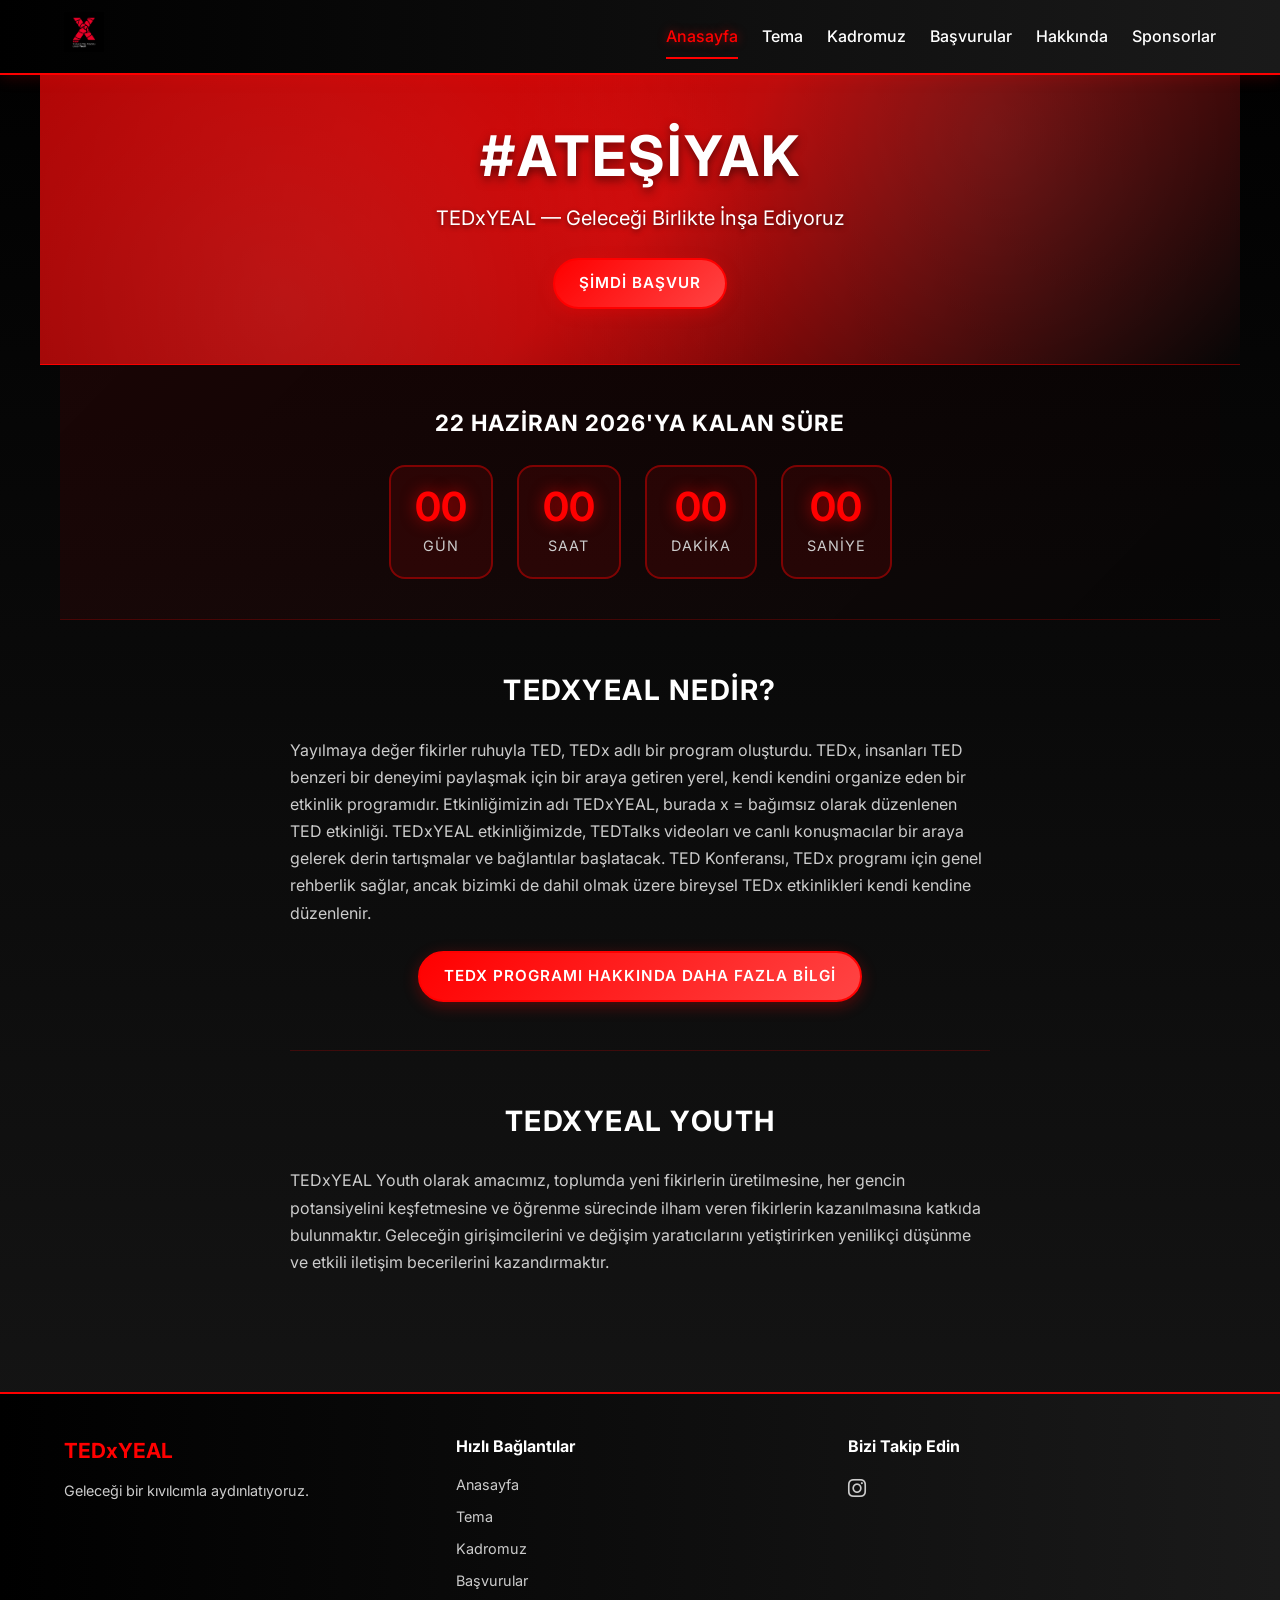
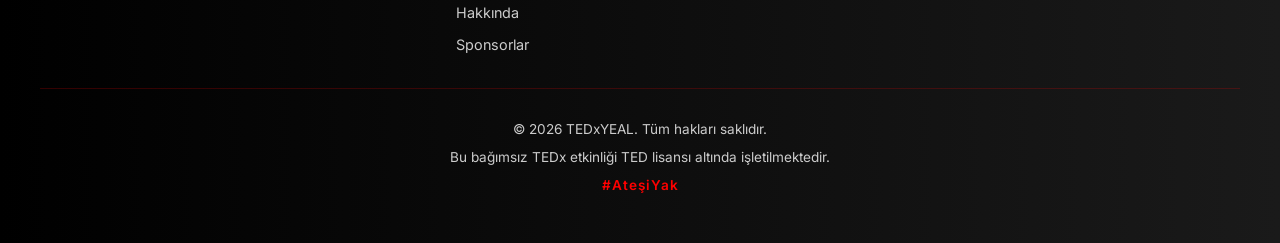
<file: index.html>
<!DOCTYPE html>
<html lang="tr">
<head>
    <meta charset="UTF-8">
    <meta name="viewport" content="width=device-width, initial-scale=1.0">
    <title>TEDxYEAL - Anasayfa</title>
    <link rel="icon" type="image/jpeg" href="assets/tedxlogo_kucuk.jpeg">
    <link rel="stylesheet" href="css/style.css">
    <link href="https://fonts.googleapis.com/css2?family=Inter:wght@300;400;500;600;700&display=swap" rel="stylesheet">
    <link rel="stylesheet" href="https://cdnjs.cloudflare.com/ajax/libs/font-awesome/6.4.0/css/all.min.css">
</head>
<body class="page-hidden">
    <header>
        <nav class="navbar">
            <div class="logo">
                <img src="assets/tedxlogo.jpeg" alt="TEDx Logo">
            </div>
            <ul class="menu">
                <li><a href="index.html" class="active">Anasayfa</a></li>
                <li><a href="tema.html">Tema</a></li>
                <li><a href="kadromuz.html">Kadromuz</a></li>
                <li><a href="basvurular.html">Başvurular</a></li>
                <li><a href="hakkinda.html">Hakkında</a></li>
                <li><a href="sponsorlar.html">Sponsorlar</a></li>
            </ul>
            <div class="hamburger">
                <span></span>
                <span></span>
                <span></span>
            </div>
        </nav>
    </header>

    <main>
        <section class="hero">
            <div class="hero-content">
                <h1>#AteşiYak</h1>
                <p>TEDxYEAL — Geleceği Birlikte İnşa Ediyoruz</p>
                <a href="basvurular.html" class="btn">Şimdi Başvur</a>
            </div>
        </section>

        <section class="countdown-section">
            <h2>22 Haziran 2026'ya Kalan Süre</h2>
            <div class="countdown" id="countdown">
                <div class="countdown-item">
                    <span class="countdown-number" id="days">00</span>
                    <span class="countdown-label">Gün</span>
                </div>
                <div class="countdown-item">
                    <span class="countdown-number" id="hours">00</span>
                    <span class="countdown-label">Saat</span>
                </div>
                <div class="countdown-item">
                    <span class="countdown-number" id="minutes">00</span>
                    <span class="countdown-label">Dakika</span>
                </div>
                <div class="countdown-item">
                    <span class="countdown-number" id="seconds">00</span>
                    <span class="countdown-label">Saniye</span>
                </div>
            </div>
        </section>

        <section class="about-tedx">
            <h2>TEDxYEAL Nedir?</h2>
            <div class="about-content">
                <p>
                    Yayılmaya değer fikirler ruhuyla TED, TEDx adlı bir program oluşturdu. TEDx, insanları TED benzeri bir deneyimi paylaşmak için bir araya getiren yerel, kendi kendini organize eden bir etkinlik programıdır. Etkinliğimizin adı TEDxYEAL, burada x = bağımsız olarak düzenlenen TED etkinliği. TEDxYEAL etkinliğimizde, TEDTalks videoları ve canlı konuşmacılar bir araya gelerek derin tartışmalar ve bağlantılar başlatacak. TED Konferansı, TEDx programı için genel rehberlik sağlar, ancak bizimki de dahil olmak üzere bireysel TEDx etkinlikleri kendi kendine düzenlenir.
                </p>
                <a href="https://www.ted.com/tedx" target="_blank" class="btn" style="margin-top: 1.5rem;">TEDx Programı Hakkında Daha Fazla Bilgi</a>
            </div>
        </section>

        <section class="about-tedx">
            <h2>TEDxYEAL Youth</h2>
            <div class="about-content">
                <p>
                    TEDxYEAL Youth olarak amacımız, toplumda yeni fikirlerin üretilmesine, her gencin potansiyelini keşfetmesine ve öğrenme sürecinde ilham veren fikirlerin kazanılmasına katkıda bulunmaktır. Geleceğin girişimcilerini ve değişim yaratıcılarını yetiştirirken yenilikçi düşünme ve etkili iletişim becerilerini kazandırmaktır.
                </p>
            </div>
        </section>
    </main>

    <footer>
        <div class="footer-content">
            <div class="footer-section">
                <h3>TEDxYEAL</h3>
                <p>Geleceği bir kıvılcımla aydınlatıyoruz.</p>
            </div>
            <div class="footer-section">
                <h4>Hızlı Bağlantılar</h4>
                <ul>
                    <li><a href="index.html">Anasayfa</a></li>
                    <li><a href="tema.html">Tema</a></li>
                    <li><a href="kadromuz.html">Kadromuz</a></li>
                    <li><a href="basvurular.html">Başvurular</a></li>
                    <li><a href="hakkinda.html">Hakkında</a></li>
                    <li><a href="sponsorlar.html">Sponsorlar</a></li>
                </ul>
            </div>
            <div class="footer-section">
                <h4>Bizi Takip Edin</h4>
                <div class="social-links">
                    <a href="https://www.instagram.com/tedxyeal/" aria-label="Instagram"><i class="fab fa-instagram"></i></a>
                </div>
            </div>
        </div>
        <div class="footer-bottom">
            <p>&copy; 2026 TEDxYEAL. Tüm hakları saklıdır.</p>
            <p>Bu bağımsız TEDx etkinliği TED lisansı altında işletilmektedir.</p>
            <p>#AteşiYak</p>
        </div>
    </footer>

    <script src="js/script.js"></script>
</body>
</html>
</file>
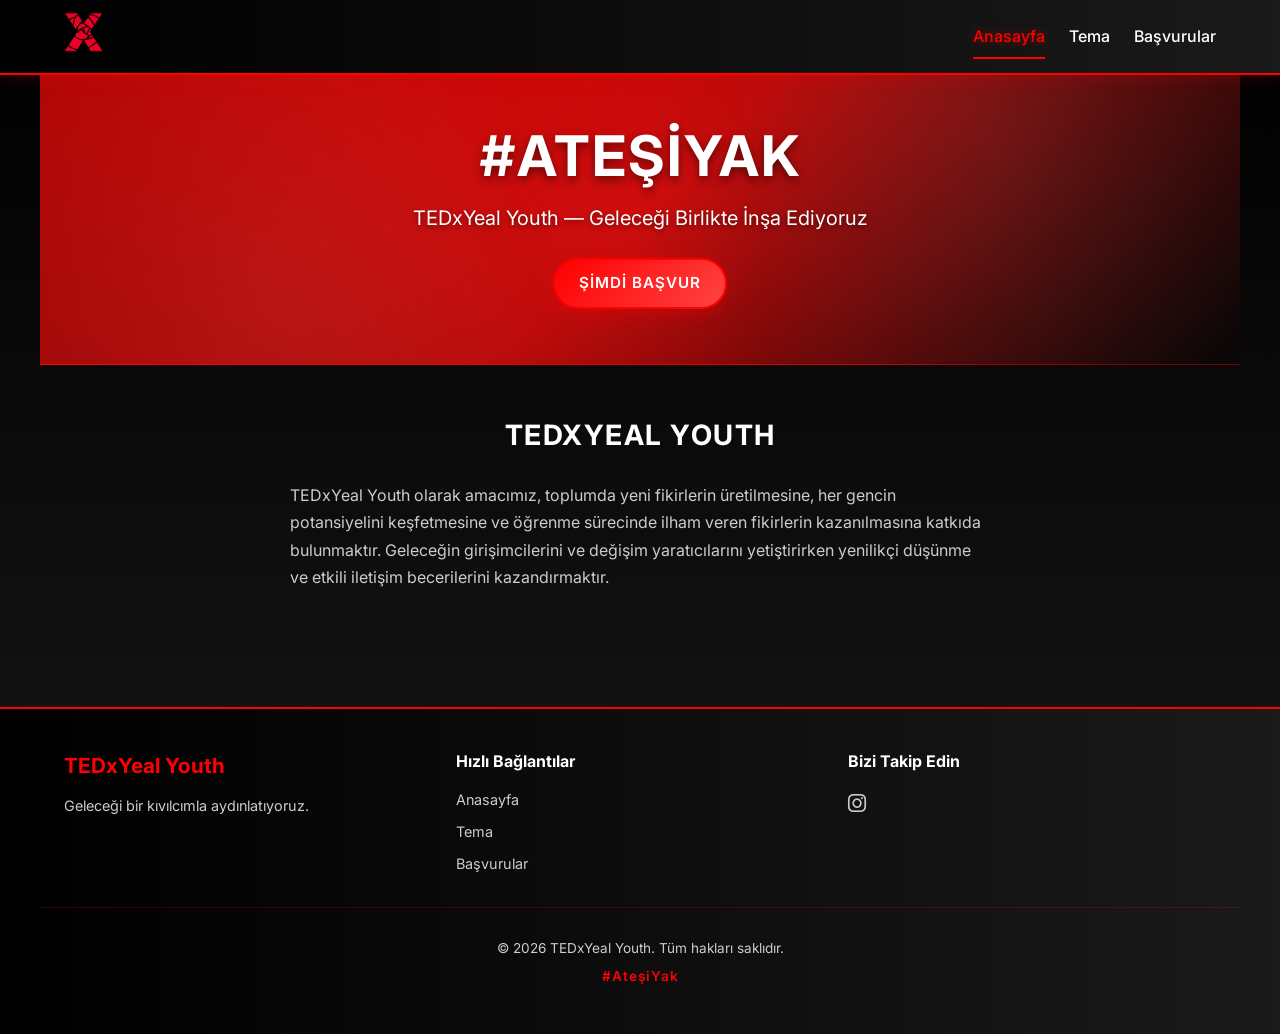
<file: anasayfa.html>
<!DOCTYPE html>
<html lang="tr">
<head>
    <meta charset="UTF-8">
    <meta name="viewport" content="width=device-width, initial-scale=1.0">
    <title>TEDxYeal Youth - Anasayfa</title>
    <link rel="stylesheet" href="css/style.css">
    <link href="https://fonts.googleapis.com/css2?family=Inter:wght@300;400;500;600;700&display=swap" rel="stylesheet">
    <link rel="stylesheet" href="https://cdnjs.cloudflare.com/ajax/libs/font-awesome/6.4.0/css/all.min.css">
</head>
<body class="page-hidden">
    <header>
        <nav class="navbar">
            <div class="logo">
                <img src="assets/tedxlogo_kucuk.jpeg" alt="TEDx Logo" width="300">
            </div>
            <ul class="menu">
                <li><a href="anasayfa.html" class="active">Anasayfa</a></li>
                <li><a href="tema.html">Tema</a></li>
                <li><a href="basvurular.html">Başvurular</a></li>
            </ul>
            <div class="hamburger">
                <span></span>
                <span></span>
                <span></span>
            </div>
        </nav>
    </header>

    <main>
        <section class="hero">
            <div class="hero-content">
                <h1>#AteşiYak</h1>
                <p>TEDxYeal Youth — Geleceği Birlikte İnşa Ediyoruz</p>
                <a href="basvurular.html" class="btn">Şimdi Başvur</a>
            </div>
        </section>

        <section class="about-tedx">
            <h2>TEDxYeal Youth</h2>
            <div class="about-content">
                <p>
                    TEDxYeal Youth olarak amacımız, toplumda yeni fikirlerin üretilmesine, her gencin potansiyelini keşfetmesine ve öğrenme sürecinde ilham veren fikirlerin kazanılmasına katkıda bulunmaktır. Geleceğin girişimcilerini ve değişim yaratıcılarını yetiştirirken yenilikçi düşünme ve etkili iletişim becerilerini kazandırmaktır.
                </p>
            </div>
        </section>
    </main>

    <footer>
        <div class="footer-content">
            <div class="footer-section">
                <h3>TEDxYeal Youth</h3>
                <p>Geleceği bir kıvılcımla aydınlatıyoruz.</p>
            </div>
            <div class="footer-section">
                <h4>Hızlı Bağlantılar</h4>
                <ul>
                    <li><a href="anasayfa.html">Anasayfa</a></li>
                    <li><a href="tema.html">Tema</a></li>
                    <li><a href="basvurular.html">Başvurular</a></li>
                </ul>
            </div>
            <div class="footer-section">
                <h4>Bizi Takip Edin</h4>
                <div class="social-links">
                    <a href="https://www.instagram.com/tedxyeal/" aria-label="Instagram"><i class="fab fa-instagram"></i></a>
                </div>
            </div>
        </div>
        <div class="footer-bottom">
            <p>&copy; 2026 TEDxYeal Youth. Tüm hakları saklıdır.</p>
            <p>#AteşiYak</p>
        </div>
    </footer>

    <script src="js/script.js"></script>
</body>
</html>
</file>
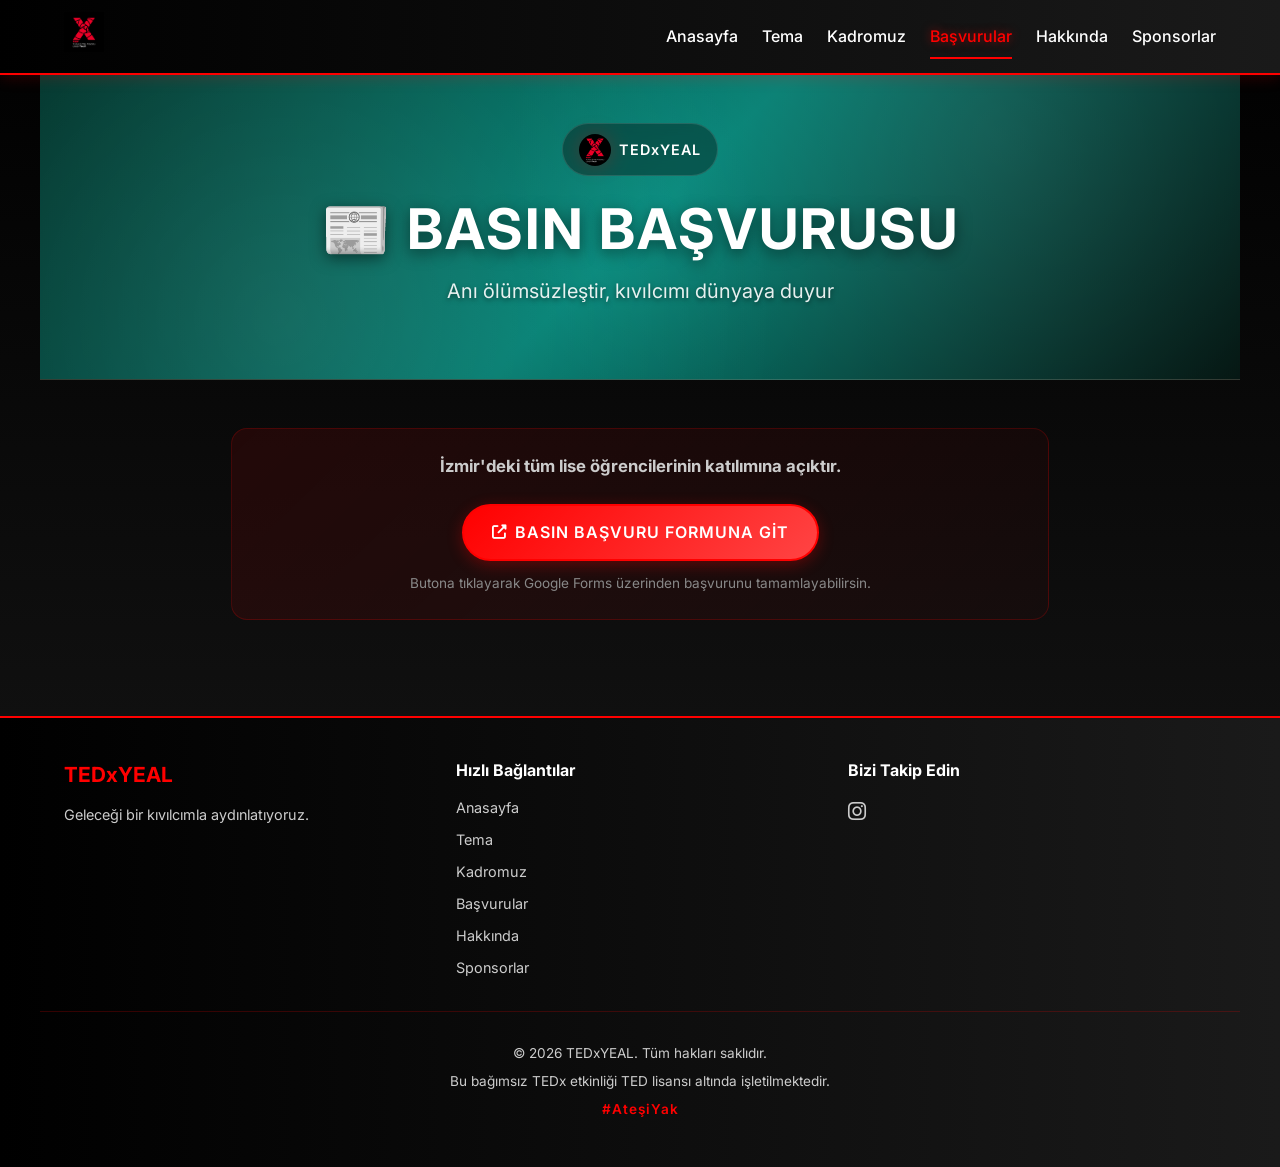
<file: basvuru-basin.html>
<!DOCTYPE html>
<html lang="tr">
<head>
    <meta charset="UTF-8">
    <meta name="viewport" content="width=device-width, initial-scale=1.0">
    <title>TEDxYEAL - Basın Başvurusu</title>
    <link rel="icon" type="image/jpeg" href="assets/tedxlogo_kucuk.jpeg">
    <link rel="stylesheet" href="css/style.css">
    <link href="https://fonts.googleapis.com/css2?family=Inter:wght@300;400;500;600;700&display=swap" rel="stylesheet">
    <link rel="stylesheet" href="https://cdnjs.cloudflare.com/ajax/libs/font-awesome/6.4.0/css/all.min.css">
</head>
<body class="page-hidden">
    <header>
        <nav class="navbar">
            <div class="logo">
                <img src="assets/tedxlogo.jpeg" alt="TEDx Logo">
            </div>
            <ul class="menu">
                <li><a href="index.html">Anasayfa</a></li>
                <li><a href="tema.html">Tema</a></li>
                <li><a href="kadromuz.html">Kadromuz</a></li>
                <li><a href="basvurular.html" class="active">Başvurular</a></li>
                <li><a href="hakkinda.html">Hakkında</a></li>
                <li><a href="sponsorlar.html">Sponsorlar</a></li>
            </ul>
            <div class="hamburger">
                <span></span>
                <span></span>
                <span></span>
            </div>
        </nav>
    </header>

    <main>
        <section class="hero hero-basin">
            <div class="hero-content">
                <div class="hero-logo-badge">
                    <img src="assets/tedxlogo.jpeg" alt="TEDx Logo">
                    <span>TEDxYEAL</span>
                </div>
                <h1>📰 Basın Başvurusu</h1>
                <p>Anı ölümsüzleştir, kıvılcımı dünyaya duyur</p>
            </div>
        </section>

        <section class="basvuru-detay">
            <div class="basvuru-detay-content">
                <div class="basvuru-btn-wrapper">
                    <p style="color: #cccccc; margin-bottom: 1.5rem; font-size: 1.05rem;">
                        <strong>İzmir'deki tüm lise öğrencilerinin katılımına açıktır.</strong>
                    </p>
                    <a href="https://docs.google.com/forms/d/e/1FAIpQLSdDmQ99aaKgc5d6nYVlEpZigdEOeXkyiBDd1tSwo--7T9bEnA/viewform" class="btn btn-large google-form-btn" target="_blank">
                        <i class="fas fa-external-link-alt"></i> Basın Başvuru Formuna Git
                    </a>
                    <p class="basvuru-note">Butona tıklayarak Google Forms üzerinden başvurunu tamamlayabilirsin.</p>
                </div>
            </div>
        </section>
    </main>

    <footer>
        <div class="footer-content">
            <div class="footer-section">
                <h3>TEDxYEAL</h3>
                <p>Geleceği bir kıvılcımla aydınlatıyoruz.</p>
            </div>
            <div class="footer-section">
                <h4>Hızlı Bağlantılar</h4>
                <ul>
                    <li><a href="index.html">Anasayfa</a></li>
                    <li><a href="tema.html">Tema</a></li>
                    <li><a href="kadromuz.html">Kadromuz</a></li>
                    <li><a href="basvurular.html">Başvurular</a></li>
                    <li><a href="hakkinda.html">Hakkında</a></li>
                    <li><a href="sponsorlar.html">Sponsorlar</a></li>
                </ul>
            </div>
            <div class="footer-section">
                <h4>Bizi Takip Edin</h4>
                <div class="social-links">
                    <a href="https://www.instagram.com/tedxyeal/" aria-label="Instagram"><i class="fab fa-instagram"></i></a>
                </div>
            </div>
        </div>
        <div class="footer-bottom">
            <p>&copy; 2026 TEDxYEAL. Tüm hakları saklıdır.</p>
            <p>Bu bağımsız TEDx etkinliği TED lisansı altında işletilmektedir.</p>
            <p>#AteşiYak</p>
        </div>
    </footer>

    <script src="js/script.js"></script>
</body>
</html>
</file>
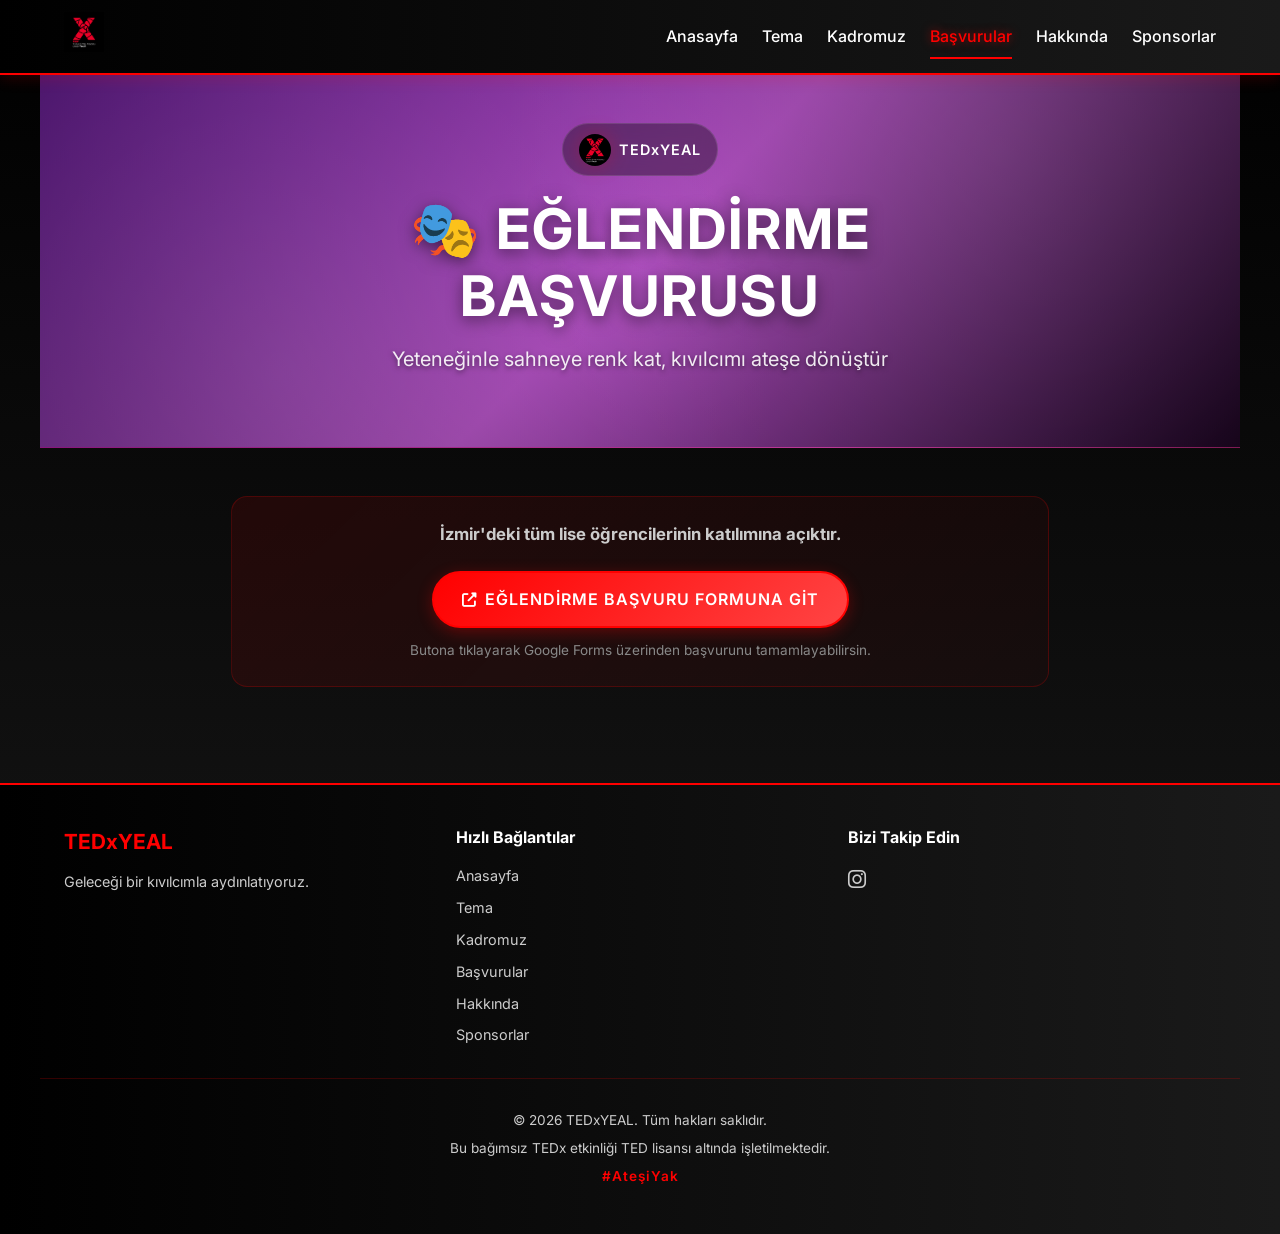
<file: basvuru-eglendirme.html>
<!DOCTYPE html>
<html lang="tr">
<head>
    <meta charset="UTF-8">
    <meta name="viewport" content="width=device-width, initial-scale=1.0">
    <title>TEDxYEAL - Eğlendirme Başvurusu</title>
    <link rel="icon" type="image/jpeg" href="assets/tedxlogo_kucuk.jpeg">
    <link rel="stylesheet" href="css/style.css">
    <link href="https://fonts.googleapis.com/css2?family=Inter:wght@300;400;500;600;700&display=swap" rel="stylesheet">
    <link rel="stylesheet" href="https://cdnjs.cloudflare.com/ajax/libs/font-awesome/6.4.0/css/all.min.css">
</head>
<body class="page-hidden">
    <header>
        <nav class="navbar">
            <div class="logo">
                <img src="assets/tedxlogo.jpeg" alt="TEDx Logo">
            </div>
            <ul class="menu">
                <li><a href="index.html">Anasayfa</a></li>
                <li><a href="tema.html">Tema</a></li>
                <li><a href="kadromuz.html">Kadromuz</a></li>
                <li><a href="basvurular.html" class="active">Başvurular</a></li>
                <li><a href="hakkinda.html">Hakkında</a></li>
                <li><a href="sponsorlar.html">Sponsorlar</a></li>
            </ul>
            <div class="hamburger">
                <span></span>
                <span></span>
                <span></span>
            </div>
        </nav>
    </header>

    <main>
        <section class="hero hero-eglendirme">
            <div class="hero-content">
                <div class="hero-logo-badge">
                    <img src="assets/tedxlogo.jpeg" alt="TEDx Logo">
                    <span>TEDxYEAL</span>
                </div>
                <h1>🎭 Eğlendirme Başvurusu</h1>
                <p>Yeteneğinle sahneye renk kat, kıvılcımı ateşe dönüştür</p>
            </div>
        </section>

        <section class="basvuru-detay">
            <div class="basvuru-detay-content">
                <div class="basvuru-btn-wrapper">
                    <p style="color: #cccccc; margin-bottom: 1.5rem; font-size: 1.05rem;">
                        <strong>İzmir'deki tüm lise öğrencilerinin katılımına açıktır.</strong>
                    </p>
                    <a href="https://docs.google.com/forms/d/e/1FAIpQLSfPE4H5amoNetfYVVMUxnBNaSODFFvGylqVffZr8j_Npiaf3Q/viewform" class="btn btn-large google-form-btn" target="_blank">
                        <i class="fas fa-external-link-alt"></i> Eğlendirme Başvuru Formuna Git
                    </a>
                    <p class="basvuru-note">Butona tıklayarak Google Forms üzerinden başvurunu tamamlayabilirsin.</p>
                </div>
            </div>
        </section>
    </main>

    <footer>
        <div class="footer-content">
            <div class="footer-section">
                <h3>TEDxYEAL</h3>
                <p>Geleceği bir kıvılcımla aydınlatıyoruz.</p>
            </div>
            <div class="footer-section">
                <h4>Hızlı Bağlantılar</h4>
                <ul>
                    <li><a href="index.html">Anasayfa</a></li>
                    <li><a href="tema.html">Tema</a></li>
                    <li><a href="kadromuz.html">Kadromuz</a></li>
                    <li><a href="basvurular.html">Başvurular</a></li>
                    <li><a href="hakkinda.html">Hakkında</a></li>
                    <li><a href="sponsorlar.html">Sponsorlar</a></li>
                </ul>
            </div>
            <div class="footer-section">
                <h4>Bizi Takip Edin</h4>
                <div class="social-links">
                    <a href="https://www.instagram.com/tedxyeal/" aria-label="Instagram"><i class="fab fa-instagram"></i></a>
                </div>
            </div>
        </div>
        <div class="footer-bottom">
            <p>&copy; 2026 TEDxYEAL. Tüm hakları saklıdır.</p>
            <p>Bu bağımsız TEDx etkinliği TED lisansı altında işletilmektedir.</p>
            <p>#AteşiYak</p>
        </div>
    </footer>

    <script src="js/script.js"></script>
</body>
</html>
</file>
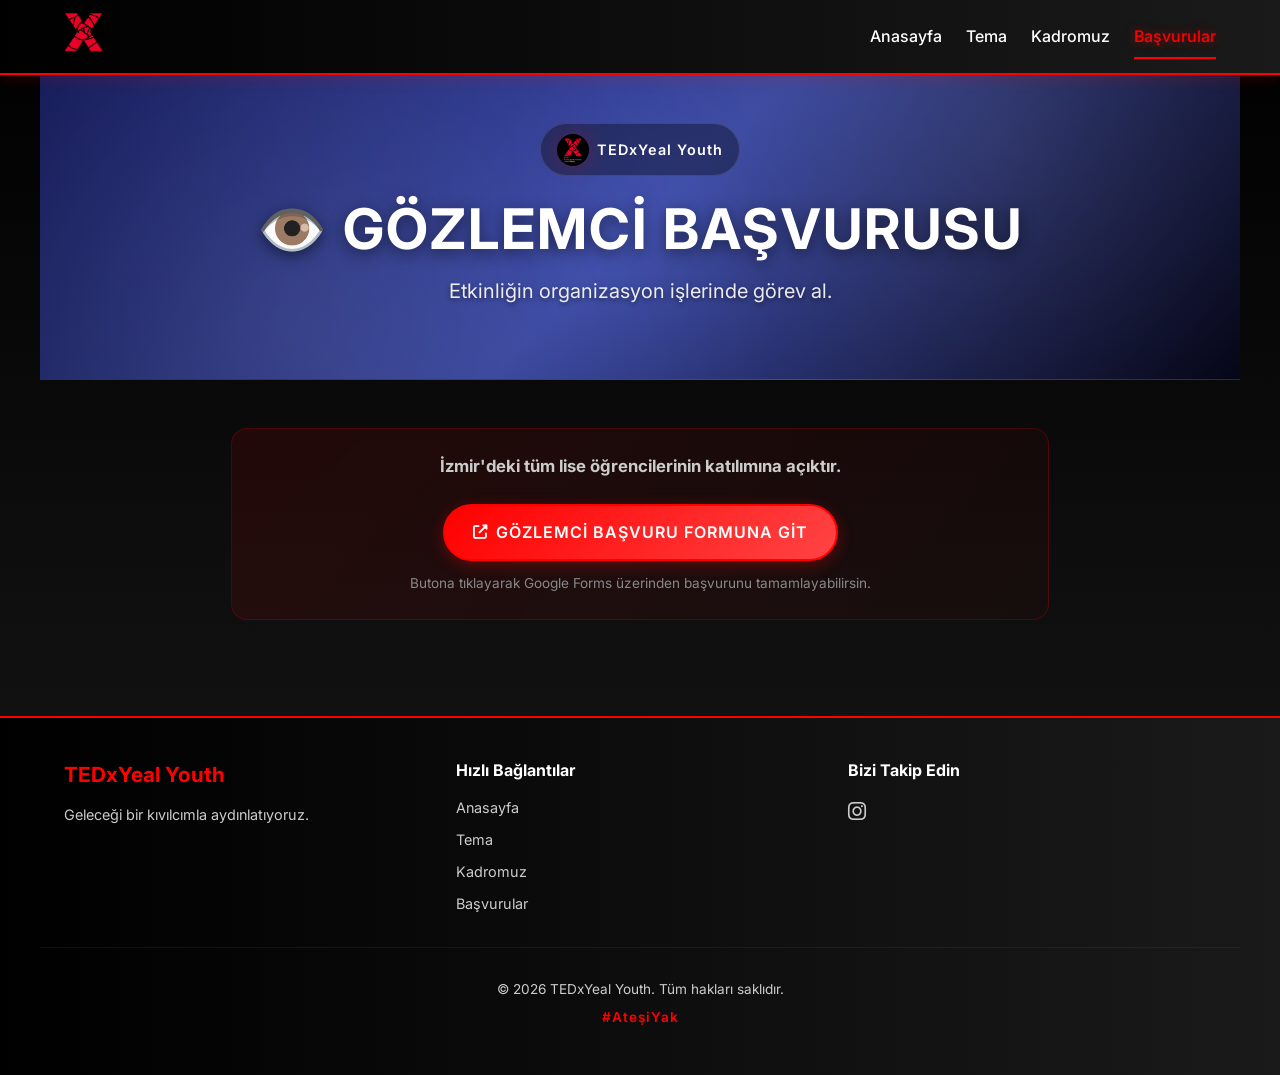
<file: basvuru-gozlemci.html>
<!DOCTYPE html>
<html lang="tr">
<head>
    <meta charset="UTF-8">
    <meta name="viewport" content="width=device-width, initial-scale=1.0">
    <title>TEDxYeal Youth - Gözlemci Başvurusu</title>
    <link rel="stylesheet" href="css/style.css">
    <link href="https://fonts.googleapis.com/css2?family=Inter:wght@300;400;500;600;700&display=swap" rel="stylesheet">
    <link rel="stylesheet" href="https://cdnjs.cloudflare.com/ajax/libs/font-awesome/6.4.0/css/all.min.css">
    <link rel="icon" type="image/jpeg" href="assets/tedxlogo_kucuk.jpeg">
</head>
<body class="page-hidden">
    <header>
        <nav class="navbar">
            <div class="logo">
                <img src="assets/tedxlogo_kucuk.jpeg" alt="TEDx Logo" width="300">
            </div>
            <ul class="menu">
                <li><a href="index.html">Anasayfa</a></li>
                <li><a href="tema.html">Tema</a></li>
                <li><a href="kadromuz.html">Kadromuz</a></li>
                <li><a href="basvurular.html" class="active">Başvurular</a></li>
            </ul>
            <div class="hamburger">
                <span></span>
                <span></span>
                <span></span>
            </div>
        </nav>
    </header>

    <main>
        <section class="hero hero-gozlemci">
            <div class="hero-content">
                <div class="hero-logo-badge">
                    <img src="assets/tedxlogo.jpeg" alt="TEDx Logo">
                    <span>TEDxYeal Youth</span>
                </div>
                <h1>👁️ Gözlemci Başvurusu</h1>
                <p>Etkinliğin organizasyon işlerinde görev al.</p>
            </div>
        </section>

        <section class="basvuru-detay">
            <div class="basvuru-detay-content">
                <div class="basvuru-btn-wrapper">
                    <p style="color: #cccccc; margin-bottom: 1.5rem; font-size: 1.05rem;">
                        <strong>İzmir'deki tüm lise öğrencilerinin katılımına açıktır.</strong>
                    </p>
                    <a href="https://docs.google.com/forms/d/e/1FAIpQLSeIS3Pv9I_Tnod9l2uMXMt_LjHn-BYI0VTgOjsq2Ja_ZLg8kg/viewform" class="btn btn-large google-form-btn" target="_blank">
                        <i class="fas fa-external-link-alt"></i> Gözlemci Başvuru Formuna Git
                    </a>
                    <p class="basvuru-note">Butona tıklayarak Google Forms üzerinden başvurunu tamamlayabilirsin.</p>
                </div>
            </div>
        </section>
    </main>

    <footer>
        <div class="footer-content">
            <div class="footer-section">
                <h3>TEDxYeal Youth</h3>
                <p>Geleceği bir kıvılcımla aydınlatıyoruz.</p>
            </div>
            <div class="footer-section">
                <h4>Hızlı Bağlantılar</h4>
                <ul>
                    <li><a href="index.html">Anasayfa</a></li>
                    <li><a href="tema.html">Tema</a></li>
                    <li><a href="kadromuz.html">Kadromuz</a></li>
                    <li><a href="basvurular.html">Başvurular</a></li>
                </ul>
            </div>
            <div class="footer-section">
                <h4>Bizi Takip Edin</h4>
                <div class="social-links">
                    <a href="https://www.instagram.com/tedxyeal/" aria-label="Instagram"><i class="fab fa-instagram"></i></a>
                </div>
            </div>
        </div>
        <div class="footer-bottom">
            <p>&copy; 2026 TEDxYeal Youth. Tüm hakları saklıdır.</p>
            <p>#AteşiYak</p>
        </div>
    </footer>

    <script src="js/script.js"></script>
</body>
</html>
</file>
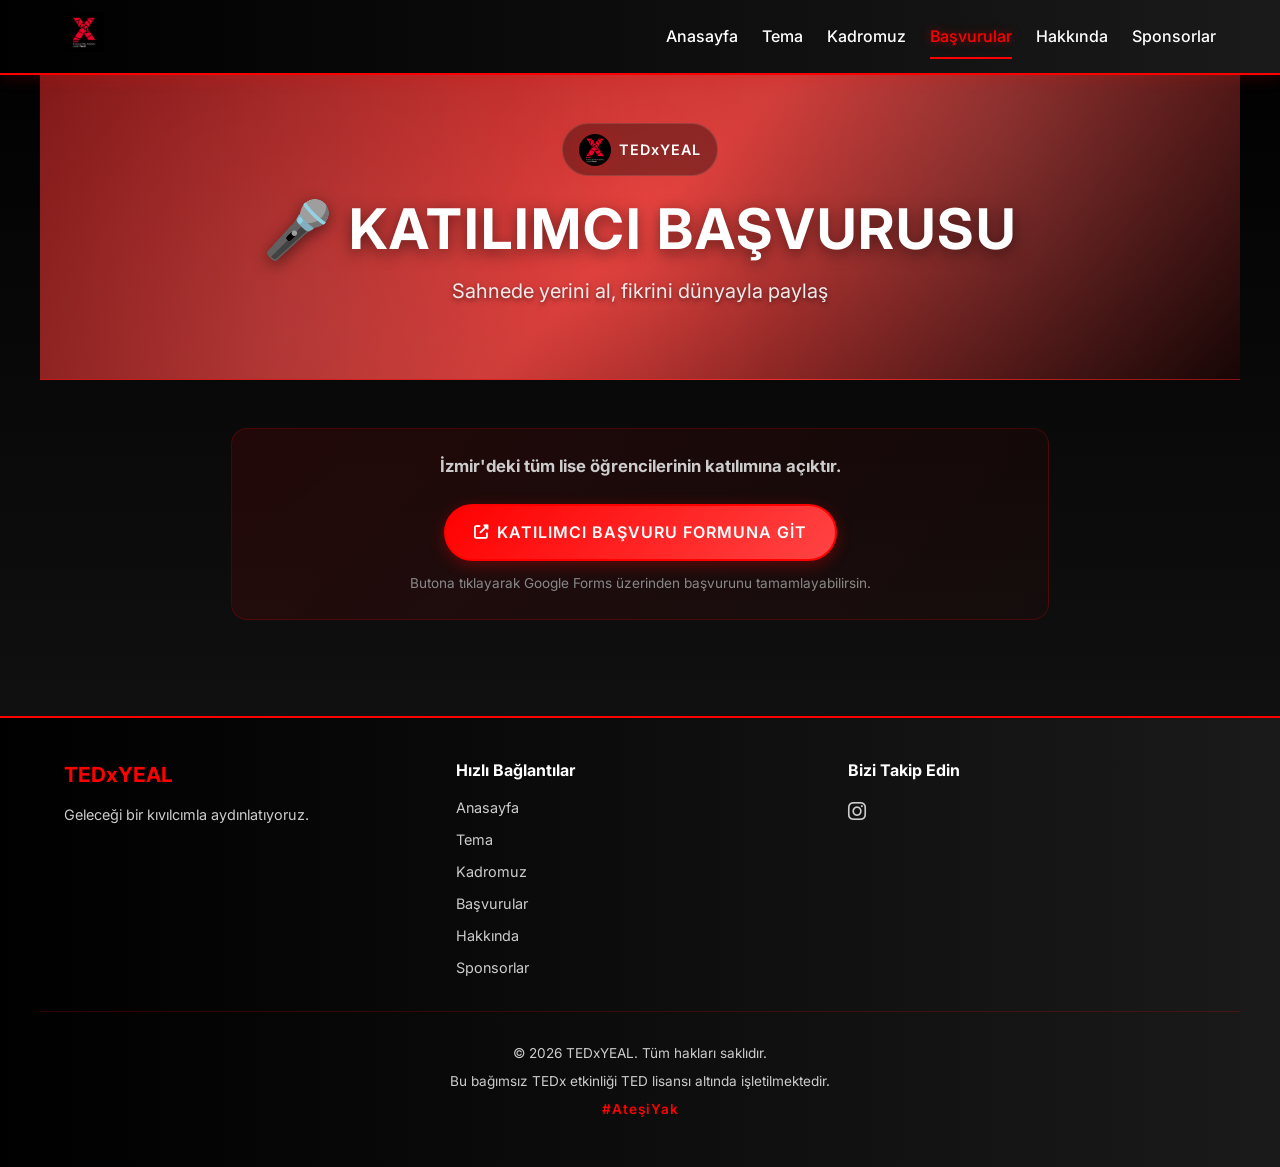
<file: basvuru-katilimci.html>
<!DOCTYPE html>
<html lang="tr">
<head>
    <meta charset="UTF-8">
    <meta name="viewport" content="width=device-width, initial-scale=1.0">
    <title>TEDxYEAL - Katılımcı Başvurusu</title>
    <link rel="icon" type="image/jpeg" href="assets/tedxlogo_kucuk.jpeg">
    <link rel="stylesheet" href="css/style.css">
    <link href="https://fonts.googleapis.com/css2?family=Inter:wght@300;400;500;600;700&display=swap" rel="stylesheet">
    <link rel="stylesheet" href="https://cdnjs.cloudflare.com/ajax/libs/font-awesome/6.4.0/css/all.min.css">
</head>
<body class="page-hidden">
    <header>
        <nav class="navbar">
            <div class="logo">
                <img src="assets/tedxlogo.jpeg" alt="TEDx Logo">
            </div>
            <ul class="menu">
                <li><a href="index.html">Anasayfa</a></li>
                <li><a href="tema.html">Tema</a></li>
                <li><a href="kadromuz.html">Kadromuz</a></li>
                <li><a href="basvurular.html" class="active">Başvurular</a></li>
                <li><a href="hakkinda.html">Hakkında</a></li>
                <li><a href="sponsorlar.html">Sponsorlar</a></li>
            </ul>
            <div class="hamburger">
                <span></span>
                <span></span>
                <span></span>
            </div>
        </nav>
    </header>

    <main>
        <section class="hero hero-katilimci">
            <div class="hero-content">
                <div class="hero-logo-badge">
                    <img src="assets/tedxlogo.jpeg" alt="TEDx Logo">
                    <span>TEDxYEAL</span>
                </div>
                <h1>🎤 Katılımcı Başvurusu</h1>
                <p>Sahnede yerini al, fikrini dünyayla paylaş</p>
            </div>
        </section>

        <section class="basvuru-detay">
            <div class="basvuru-detay-content">
                <div class="basvuru-btn-wrapper">
                    <p style="color: #cccccc; margin-bottom: 1.5rem; font-size: 1.05rem;">
                        <strong>İzmir'deki tüm lise öğrencilerinin katılımına açıktır.</strong>
                    </p>
                    <a href="https://docs.google.com/forms/d/e/1FAIpQLScXgFBxLfOR2luYPINh139fTGsKV_vTJ9J6Dld5Ch2CxSVsaA/viewform" class="btn btn-large google-form-btn" target="_blank">
                        <i class="fas fa-external-link-alt"></i> Katılımcı Başvuru Formuna Git
                    </a>
                    <p class="basvuru-note">Butona tıklayarak Google Forms üzerinden başvurunu tamamlayabilirsin.</p>
                </div>
            </div>
        </section>
    </main>

    <footer>
        <div class="footer-content">
            <div class="footer-section">
                <h3>TEDxYEAL</h3>
                <p>Geleceği bir kıvılcımla aydınlatıyoruz.</p>
            </div>
            <div class="footer-section">
                <h4>Hızlı Bağlantılar</h4>
                <ul>
                    <li><a href="index.html">Anasayfa</a></li>
                    <li><a href="tema.html">Tema</a></li>
                    <li><a href="kadromuz.html">Kadromuz</a></li>
                    <li><a href="basvurular.html">Başvurular</a></li>
                    <li><a href="hakkinda.html">Hakkında</a></li>
                    <li><a href="sponsorlar.html">Sponsorlar</a></li>
                </ul>
            </div>
            <div class="footer-section">
                <h4>Bizi Takip Edin</h4>
                <div class="social-links">
                    <a href="https://www.instagram.com/tedxyeal/" aria-label="Instagram"><i class="fab fa-instagram"></i></a>
                </div>
            </div>
        </div>
        <div class="footer-bottom">
            <p>&copy; 2026 TEDxYEAL. Tüm hakları saklıdır.</p>
            <p>Bu bağımsız TEDx etkinliği TED lisansı altında işletilmektedir.</p>
            <p>#AteşiYak</p>
        </div>
    </footer>

    <script src="js/script.js"></script>
</body>
</html>
</file>
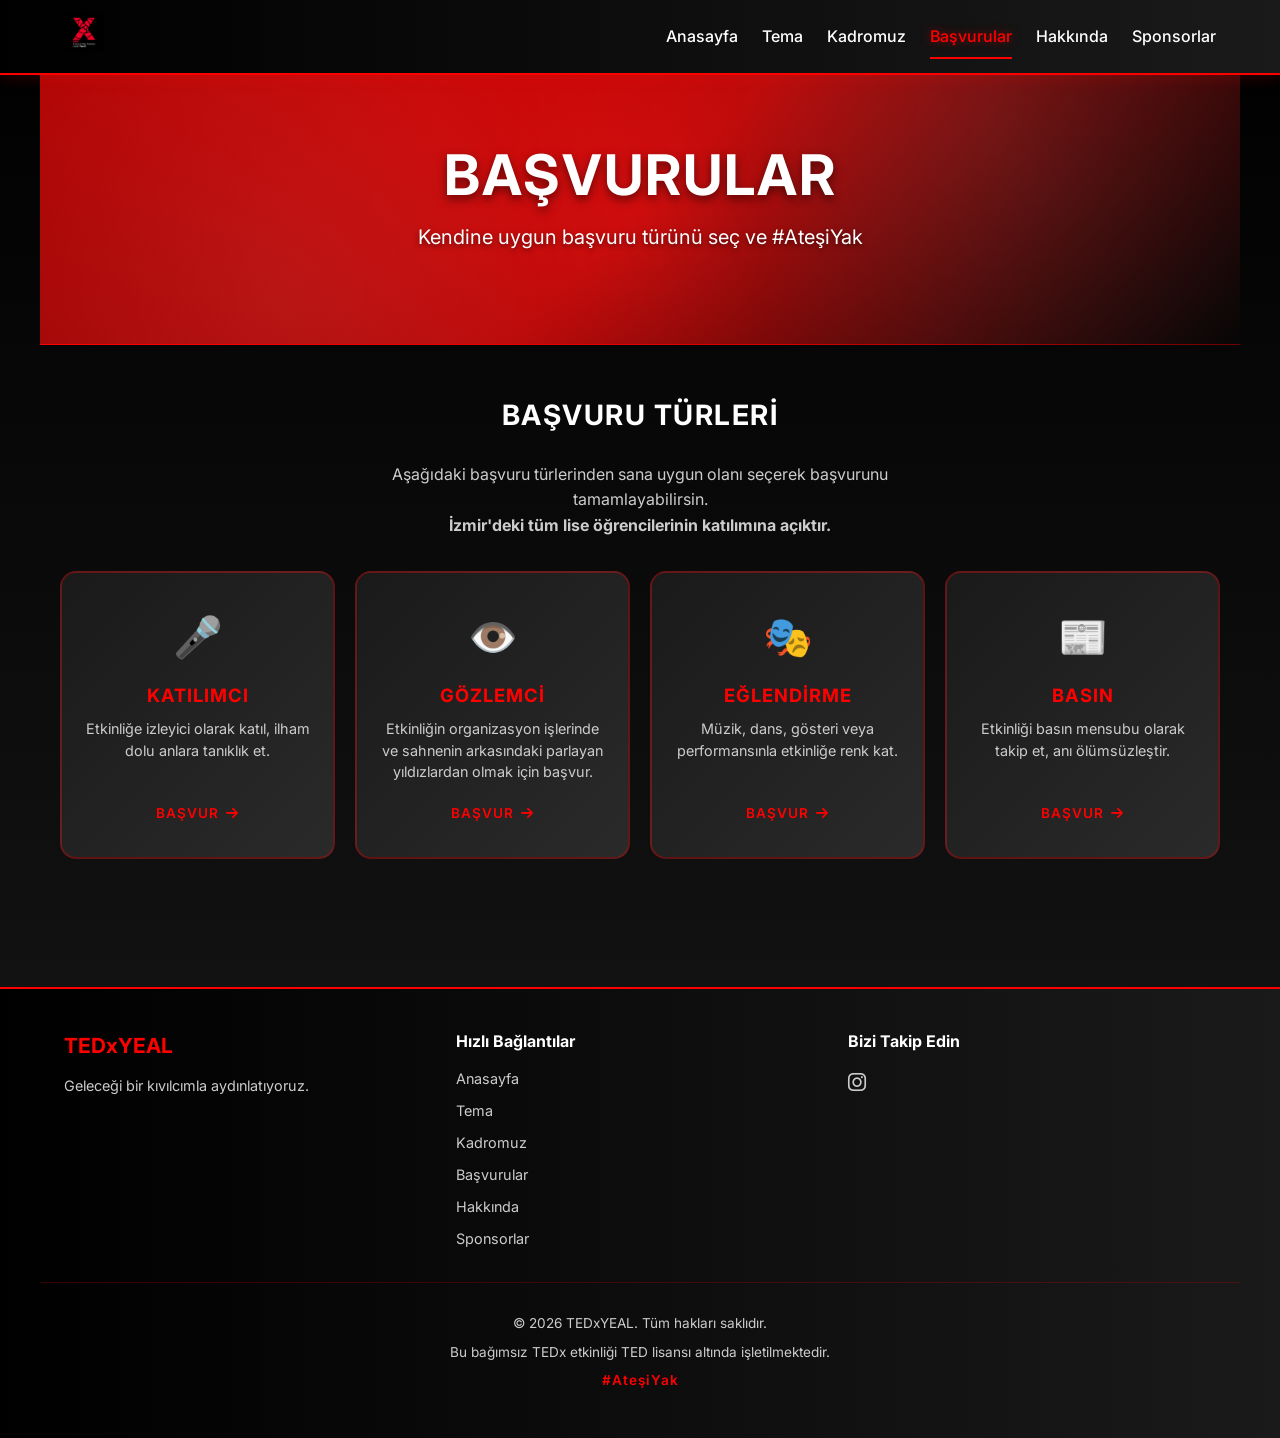
<file: basvurular.html>
<!DOCTYPE html>
<html lang="tr">
<head>
    <meta charset="UTF-8">
    <meta name="viewport" content="width=device-width, initial-scale=1.0">
    <title>TEDxYEAL - Başvurular</title>
    <link rel="icon" type="image/jpeg" href="assets/tedxlogo_kucuk.jpeg">
    <link rel="stylesheet" href="css/style.css">
    <link href="https://fonts.googleapis.com/css2?family=Inter:wght@300;400;500;600;700&display=swap" rel="stylesheet">
    <link rel="stylesheet" href="https://cdnjs.cloudflare.com/ajax/libs/font-awesome/6.4.0/css/all.min.css">
</head>
<body class="page-hidden">
    <header>
        <nav class="navbar">
            <div class="logo">
                <img src="assets/tedxlogo.jpeg" alt="TEDx Logo">
            </div>
            <ul class="menu">
                <li><a href="index.html">Anasayfa</a></li>
                <li><a href="tema.html">Tema</a></li>
                <li><a href="kadromuz.html">Kadromuz</a></li>
                <li><a href="basvurular.html" class="active">Başvurular</a></li>
                <li><a href="hakkinda.html">Hakkında</a></li>
                <li><a href="sponsorlar.html">Sponsorlar</a></li>
            </ul>
            <div class="hamburger">
                <span></span>
                <span></span>
                <span></span>
            </div>
        </nav>
    </header>

    <main>
        <section class="hero hero-application">
            <div class="hero-content">
                <h1>Başvurular</h1>
                <p>Kendine uygun başvuru türünü seç ve #AteşiYak</p>
            </div>
        </section>

        <section class="basvuru-hub">
            <h2>Başvuru Türleri</h2>
            <p class="basvuru-hub-desc">
                Aşağıdaki başvuru türlerinden sana uygun olanı seçerek başvurunu tamamlayabilirsin.<br>
                <strong>İzmir'deki tüm lise öğrencilerinin katılımına açıktır.</strong>
            </p>
            <div class="basvuru-hub-grid">
                <a href="basvuru-katilimci.html" class="basvuru-hub-card">
                    <div class="basvuru-card-icon">🎤</div>
                    <h3>Katılımcı</h3>
                    <p>Etkinliğe izleyici olarak katıl, ilham dolu anlara tanıklık et.</p>
                    <span class="basvuru-card-arrow">Başvur <i class="fas fa-arrow-right"></i></span>
                </a>

                <a href="basvuru-gozlemci.html" class="basvuru-hub-card">
                    <div class="basvuru-card-icon">👁️</div>
                    <h3>Gözlemci</h3>
                    <p>Etkinliğin organizasyon işlerinde ve sahnenin arkasındaki parlayan yıldızlardan olmak için başvur.</p>
                    <span class="basvuru-card-arrow">Başvur <i class="fas fa-arrow-right"></i></span>
                </a>

                <a href="basvuru-eglendirme.html" class="basvuru-hub-card">
                    <div class="basvuru-card-icon">🎭</div>
                    <h3>Eğlendirme</h3>
                    <p>Müzik, dans, gösteri veya performansınla etkinliğe renk kat.</p>
                    <span class="basvuru-card-arrow">Başvur <i class="fas fa-arrow-right"></i></span>
                </a>

                <a href="basvuru-basin.html" class="basvuru-hub-card">
                    <div class="basvuru-card-icon">📰</div>
                    <h3>Basın</h3>
                    <p>Etkinliği basın mensubu olarak takip et, anı ölümsüzleştir.</p>
                    <span class="basvuru-card-arrow">Başvur <i class="fas fa-arrow-right"></i></span>
                </a>
            </div>
        </section>
    </main>

    <footer>
        <div class="footer-content">
            <div class="footer-section">
                <h3>TEDxYEAL</h3>
                <p>Geleceği bir kıvılcımla aydınlatıyoruz.</p>
            </div>
            <div class="footer-section">
                <h4>Hızlı Bağlantılar</h4>
                <ul>
                    <li><a href="index.html">Anasayfa</a></li>
                    <li><a href="tema.html">Tema</a></li>
                    <li><a href="kadromuz.html">Kadromuz</a></li>
                    <li><a href="basvurular.html">Başvurular</a></li>
                    <li><a href="hakkinda.html">Hakkında</a></li>
                    <li><a href="sponsorlar.html">Sponsorlar</a></li>
                </ul>
            </div>
            <div class="footer-section">
                <h4>Bizi Takip Edin</h4>
                <div class="social-links">
                    <a href="https://www.instagram.com/tedxyeal/" aria-label="Instagram"><i class="fab fa-instagram"></i></a>
                </div>
            </div>
        </div>
        <div class="footer-bottom">
            <p>&copy; 2026 TEDxYEAL. Tüm hakları saklıdır.</p>
            <p>Bu bağımsız TEDx etkinliği TED lisansı altında işletilmektedir.</p>
            <p>#AteşiYak</p>
        </div>
    </footer>

    <script src="js/script.js"></script>
</body>
</html>
</file>
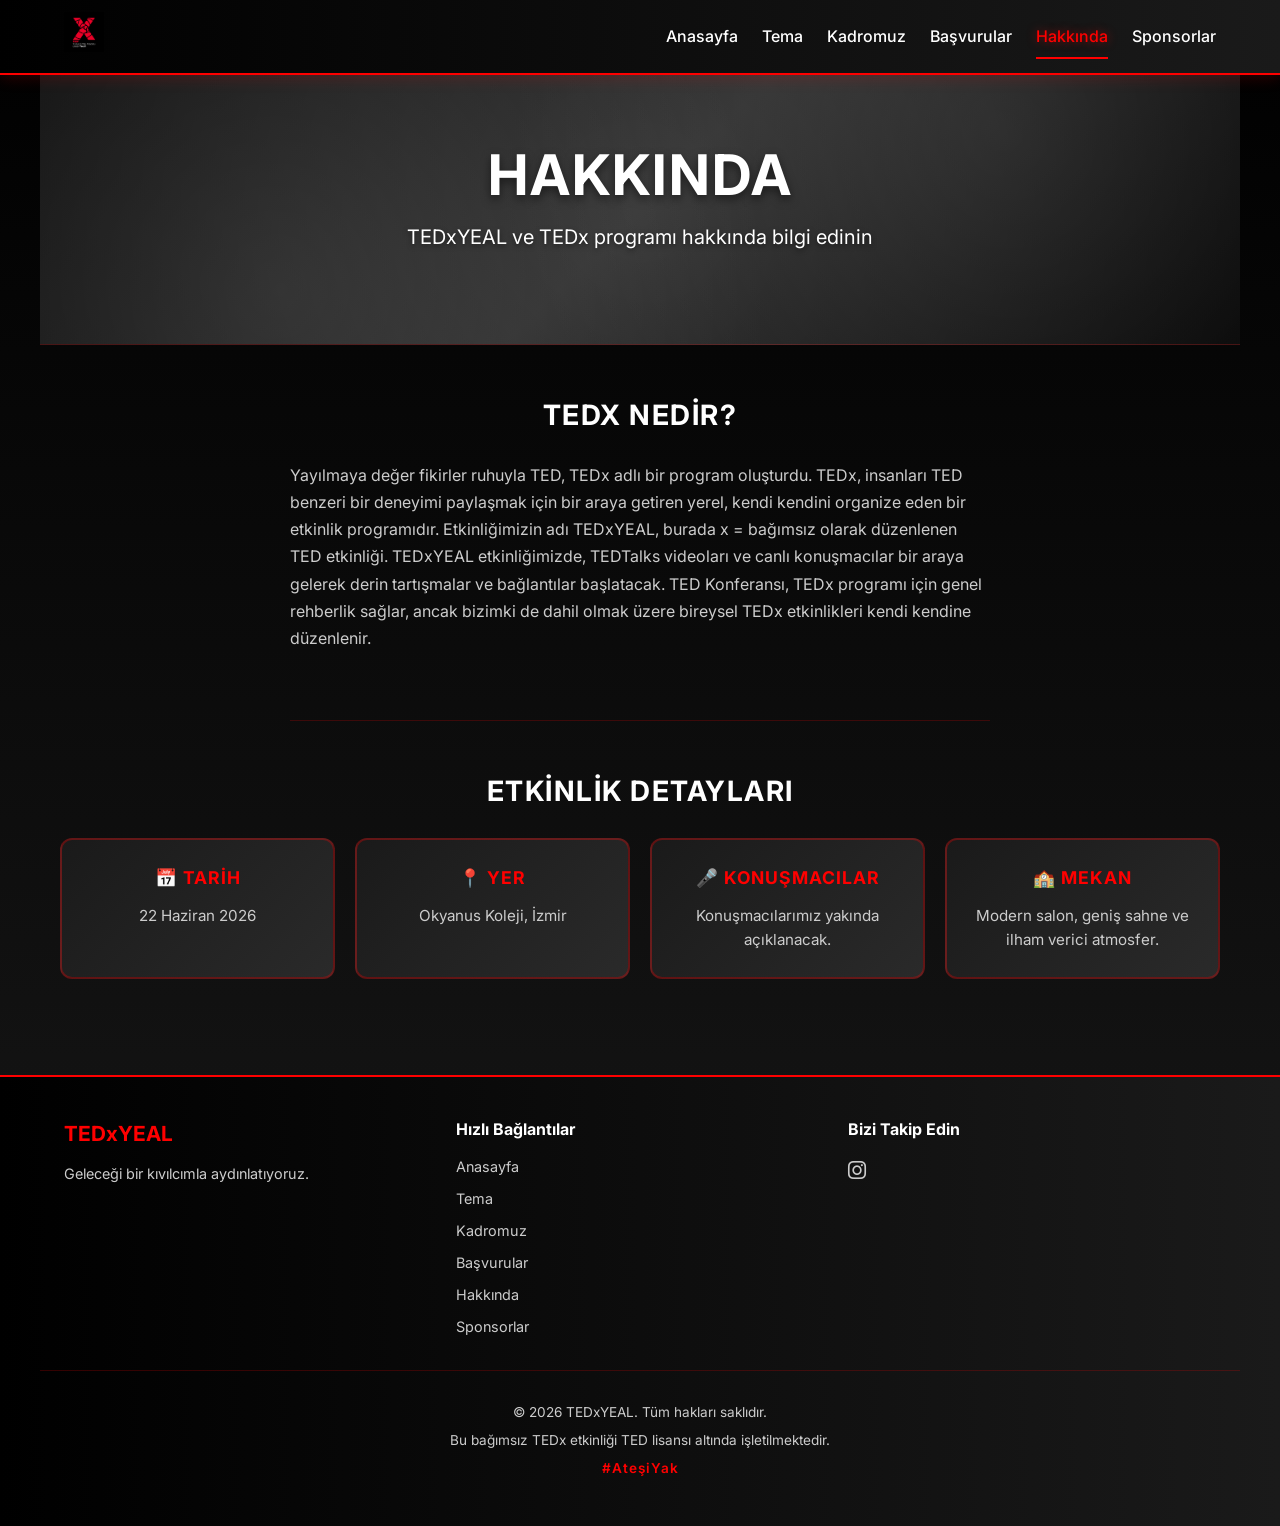
<file: hakkinda.html>
<!DOCTYPE html>
<html lang="tr">
<head>
    <meta charset="UTF-8">
    <meta name="viewport" content="width=device-width, initial-scale=1.0">
    <title>TEDxYEAL - Hakkında</title>
    <link rel="icon" type="image/jpeg" href="assets/tedxlogo_kucuk.jpeg">
    <link rel="stylesheet" href="css/style.css">
    <link href="https://fonts.googleapis.com/css2?family=Inter:wght@300;400;500;600;700&display=swap" rel="stylesheet">
    <link rel="stylesheet" href="https://cdnjs.cloudflare.com/ajax/libs/font-awesome/6.4.0/css/all.min.css">
</head>
<body class="page-hidden">
    <header>
        <nav class="navbar">
            <div class="logo">
                <img src="assets/tedxlogo.jpeg" alt="TEDx Logo">
            </div>
            <ul class="menu">
                <li><a href="index.html">Anasayfa</a></li>
                <li><a href="tema.html">Tema</a></li>
                <li><a href="kadromuz.html">Kadromuz</a></li>
                <li><a href="basvurular.html">Başvurular</a></li>
                <li><a href="hakkinda.html" class="active">Hakkında</a></li>
                <li><a href="sponsorlar.html">Sponsorlar</a></li>
            </ul>
            <div class="hamburger">
                <span></span>
                <span></span>
                <span></span>
            </div>
        </nav>
    </header>

    <main>
        <section class="hero hero-hakkinda">
            <div class="hero-content">
                <h1>Hakkında</h1>
                <p>TEDxYEAL ve TEDx programı hakkında bilgi edinin</p>
            </div>
        </section>

        <section class="about-tedx">
            <h2>TEDx Nedir?</h2>
            <div class="about-content">
                <p>
                    Yayılmaya değer fikirler ruhuyla TED, TEDx adlı bir program oluşturdu. TEDx, insanları TED benzeri bir deneyimi paylaşmak için bir araya getiren yerel, kendi kendini organize eden bir etkinlik programıdır. Etkinliğimizin adı TEDxYEAL, burada x = bağımsız olarak düzenlenen TED etkinliği. TEDxYEAL etkinliğimizde, TEDTalks videoları ve canlı konuşmacılar bir araya gelerek derin tartışmalar ve bağlantılar başlatacak. TED Konferansı, TEDx programı için genel rehberlik sağlar, ancak bizimki de dahil olmak üzere bireysel TEDx etkinlikleri kendi kendine düzenlenir.
                </p>
            </div>
        </section>

        <section class="event-details">
            <h2>Etkinlik Detayları</h2>
            <div class="feature-grid">
                <div class="feature-card">
                    <h3>📅 Tarih</h3>
                    <p>22 Haziran 2026</p>
                </div>
                <div class="feature-card">
                    <h3>📍 Yer</h3>
                    <p>Okyanus Koleji, İzmir</p>
                </div>
                <div class="feature-card">
                    <h3>🎤 Konuşmacılar</h3>
                    <p>Konuşmacılarımız yakında açıklanacak.</p>
                </div>
                <div class="feature-card">
                    <h3>🏫 Mekan</h3>
                    <p>Modern salon, geniş sahne ve ilham verici atmosfer.</p>
                </div>
            </div>
        </section>
    </main>

    <footer>
        <div class="footer-content">
            <div class="footer-section">
                <h3>TEDxYEAL</h3>
                <p>Geleceği bir kıvılcımla aydınlatıyoruz.</p>
            </div>
            <div class="footer-section">
                <h4>Hızlı Bağlantılar</h4>
                <ul>
                    <li><a href="index.html">Anasayfa</a></li>
                    <li><a href="tema.html">Tema</a></li>
                    <li><a href="kadromuz.html">Kadromuz</a></li>
                    <li><a href="basvurular.html">Başvurular</a></li>
                    <li><a href="hakkinda.html">Hakkında</a></li>
                    <li><a href="sponsorlar.html">Sponsorlar</a></li>
                </ul>
            </div>
            <div class="footer-section">
                <h4>Bizi Takip Edin</h4>
                <div class="social-links">
                    <a href="https://www.instagram.com/tedxyeal/" aria-label="Instagram"><i class="fab fa-instagram"></i></a>
                </div>
            </div>
        </div>
        <div class="footer-bottom">
            <p>&copy; 2026 TEDxYEAL. Tüm hakları saklıdır.</p>
            <p>Bu bağımsız TEDx etkinliği TED lisansı altında işletilmektedir.</p>
            <p>#AteşiYak</p>
        </div>
    </footer>

    <script src="js/script.js"></script>
</body>
</html>
</file>
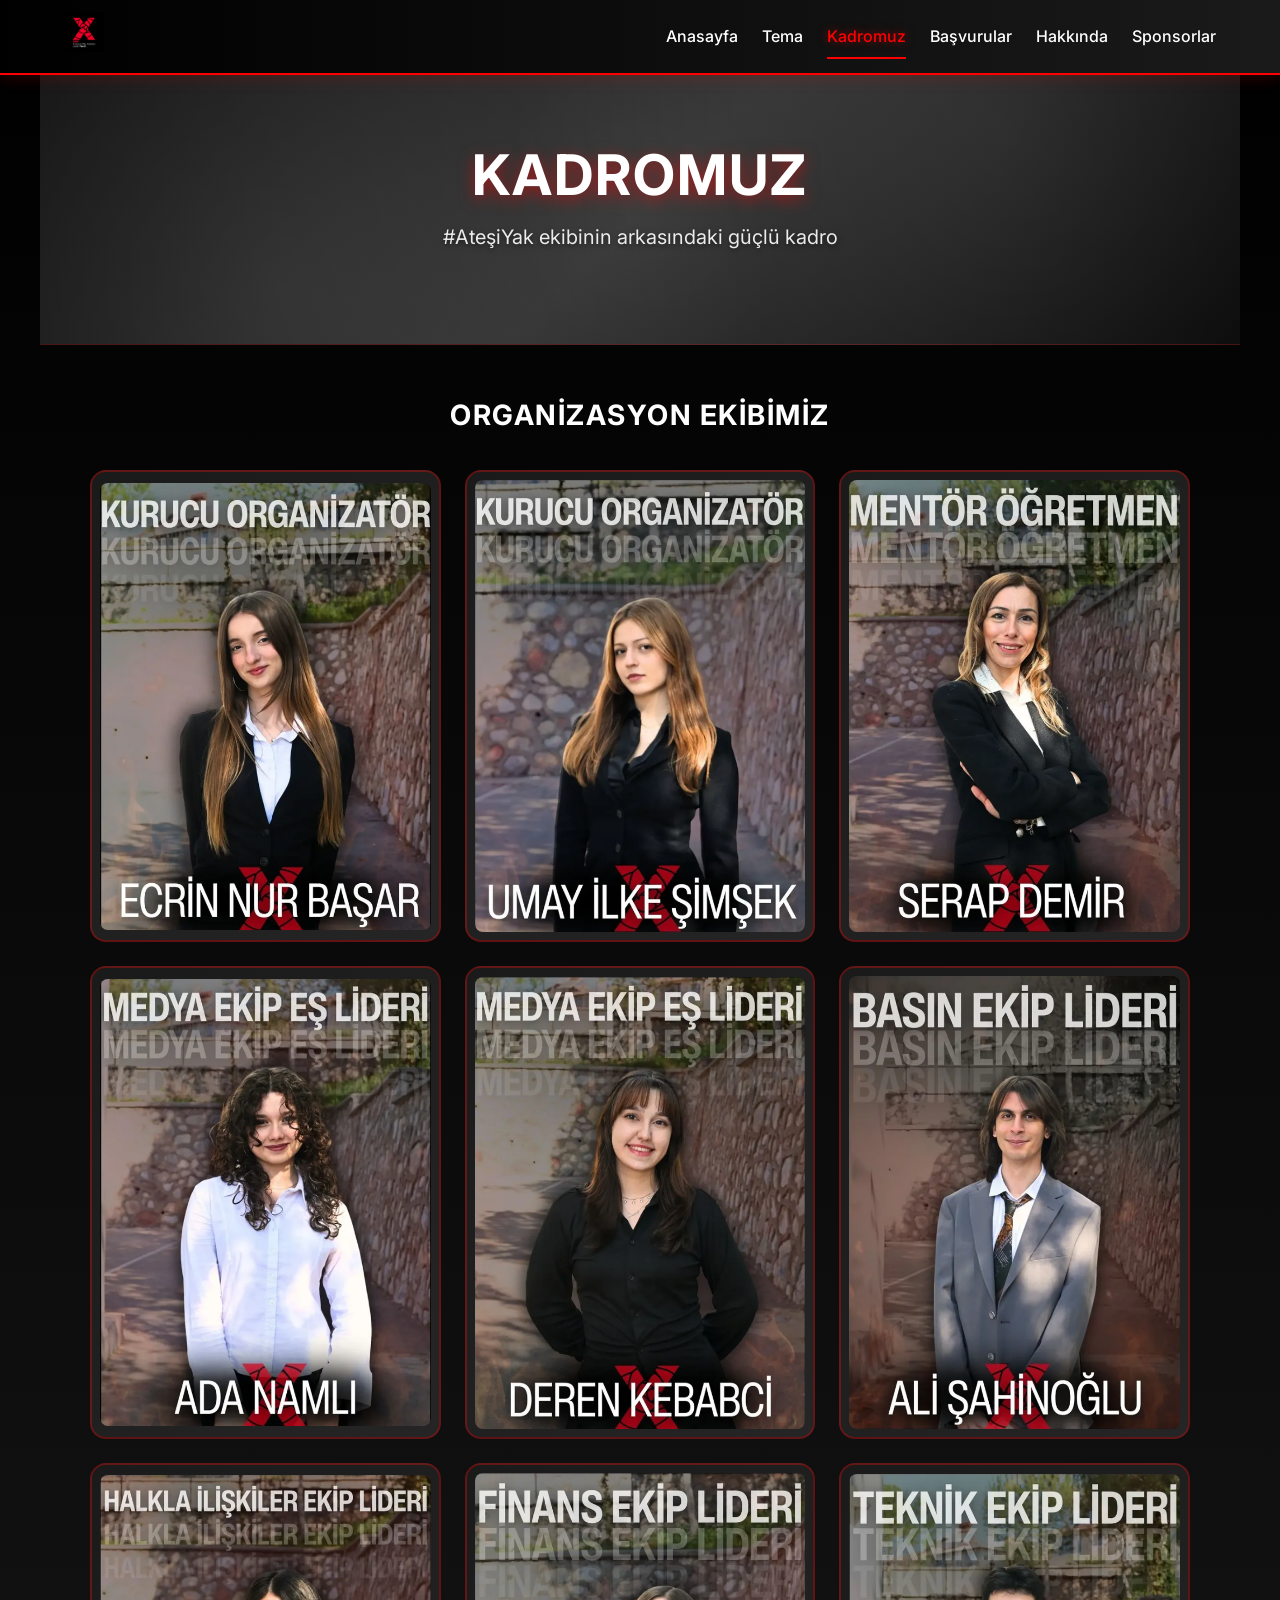
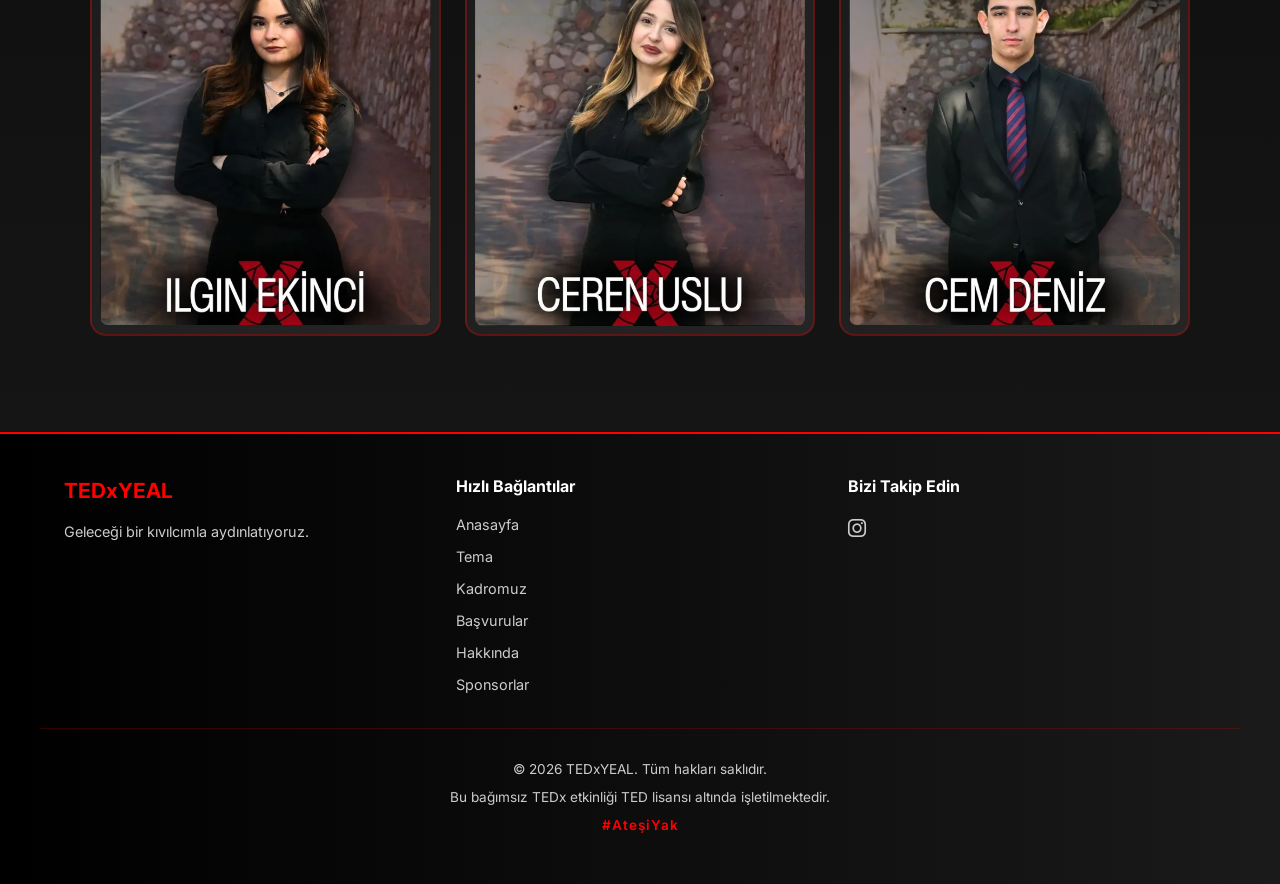
<file: kadromuz.html>
<!DOCTYPE html>
<html lang="tr">
<head>
    <meta charset="UTF-8">
    <meta name="viewport" content="width=device-width, initial-scale=1.0">
    <title>TEDxYEAL - Kadromuz</title>
    <link rel="icon" type="image/jpeg" href="assets/tedxlogo_kucuk.jpeg">
    <link rel="stylesheet" href="css/style.css">
    <link href="https://fonts.googleapis.com/css2?family=Inter:wght@300;400;500;600;700&display=swap" rel="stylesheet">
    <link rel="stylesheet" href="https://cdnjs.cloudflare.com/ajax/libs/font-awesome/6.4.0/css/all.min.css">
</head>
<body class="page-hidden">
    <header>
        <nav class="navbar">
            <div class="logo">
                <img src="assets/tedxlogo.jpeg" alt="TEDx Logo">
            </div>
            <ul class="menu">
                <li><a href="index.html">Anasayfa</a></li>
                <li><a href="tema.html">Tema</a></li>
                <li><a href="kadromuz.html" class="active">Kadromuz</a></li>
                <li><a href="basvurular.html">Başvurular</a></li>
                <li><a href="hakkinda.html">Hakkında</a></li>
                <li><a href="sponsorlar.html">Sponsorlar</a></li>
            </ul>
            <div class="hamburger">
                <span></span>
                <span></span>
                <span></span>
            </div>
        </nav>
    </header>

    <main>
        <section class="hero hero-kadromuz">
            <div class="hero-content">
                <h1>Kadromuz</h1>
                <p>#AteşiYak ekibinin arkasındaki güçlü kadro</p>
            </div>
        </section>

        <section class="kadro-grid-section">
            <h2>Organizasyon Ekibimiz</h2>
            <div class="kadro-grid">
                <div class="kadro-card">
                    <img src="assets/ecrinnurbasar.png" alt="Ecrin Nur Başar - Kurucu Organizatör">
                </div>
                <div class="kadro-card">
                    <img src="assets/umayilkesimsek.png" alt="Umay İlke Simsek - Kurucu Organizatör">
                </div>
                <div class="kadro-card">
                    <img src="assets/serapdemir.png" alt="Serap Demir - Mentor Öğretmen">
                </div>
                <div class="kadro-card">
                    <img src="assets/adanamli.png" alt="Ada Namlı - Medya Ekip Eş Lideri">
                </div>
                <div class="kadro-card">
                    <img src="assets/derenkebabci.png" alt="Deren Kebabci - Medya Ekip Eş Lideri">
                </div>
                <div class="kadro-card">
                    <img src="assets/alisahinoglu.png" alt="Ali Şahinoğlu - Basın Ekip Lideri">
                </div>
                <div class="kadro-card">
                    <img src="assets/ilginekinci.png" alt="Ilgın Ekinci - Halkla İlişkiler Ekip Lideri">
                </div>
                <div class="kadro-card">
                    <img src="assets/cerenuslu.png" alt="Ceren Uslu - Finans Ekip Lideri">
                </div>
                <div class="kadro-card">
                    <img src="assets/cemdeniz.png" alt="Cem Deniz - Teknik Ekip Lideri">
                </div>
            </div>
        </section>
    </main>

    <footer>
        <div class="footer-content">
            <div class="footer-section">
                <h3>TEDxYEAL</h3>
                <p>Geleceği bir kıvılcımla aydınlatıyoruz.</p>
            </div>
            <div class="footer-section">
                <h4>Hızlı Bağlantılar</h4>
                <ul>
                    <li><a href="index.html">Anasayfa</a></li>
                    <li><a href="tema.html">Tema</a></li>
                    <li><a href="kadromuz.html">Kadromuz</a></li>
                    <li><a href="basvurular.html">Başvurular</a></li>
                    <li><a href="hakkinda.html">Hakkında</a></li>
                    <li><a href="sponsorlar.html">Sponsorlar</a></li>
                </ul>
            </div>
            <div class="footer-section">
                <h4>Bizi Takip Edin</h4>
                <div class="social-links">
                    <a href="https://www.instagram.com/tedxyeal/" aria-label="Instagram"><i class="fab fa-instagram"></i></a>
                </div>
            </div>
        </div>
        <div class="footer-bottom">
            <p>&copy; 2026 TEDxYEAL. Tüm hakları saklıdır.</p>
            <p>Bu bağımsız TEDx etkinliği TED lisansı altında işletilmektedir.</p>
            <p>#AteşiYak</p>
        </div>
    </footer>

    <script src="js/script.js"></script>
</body>
</html>
</file>
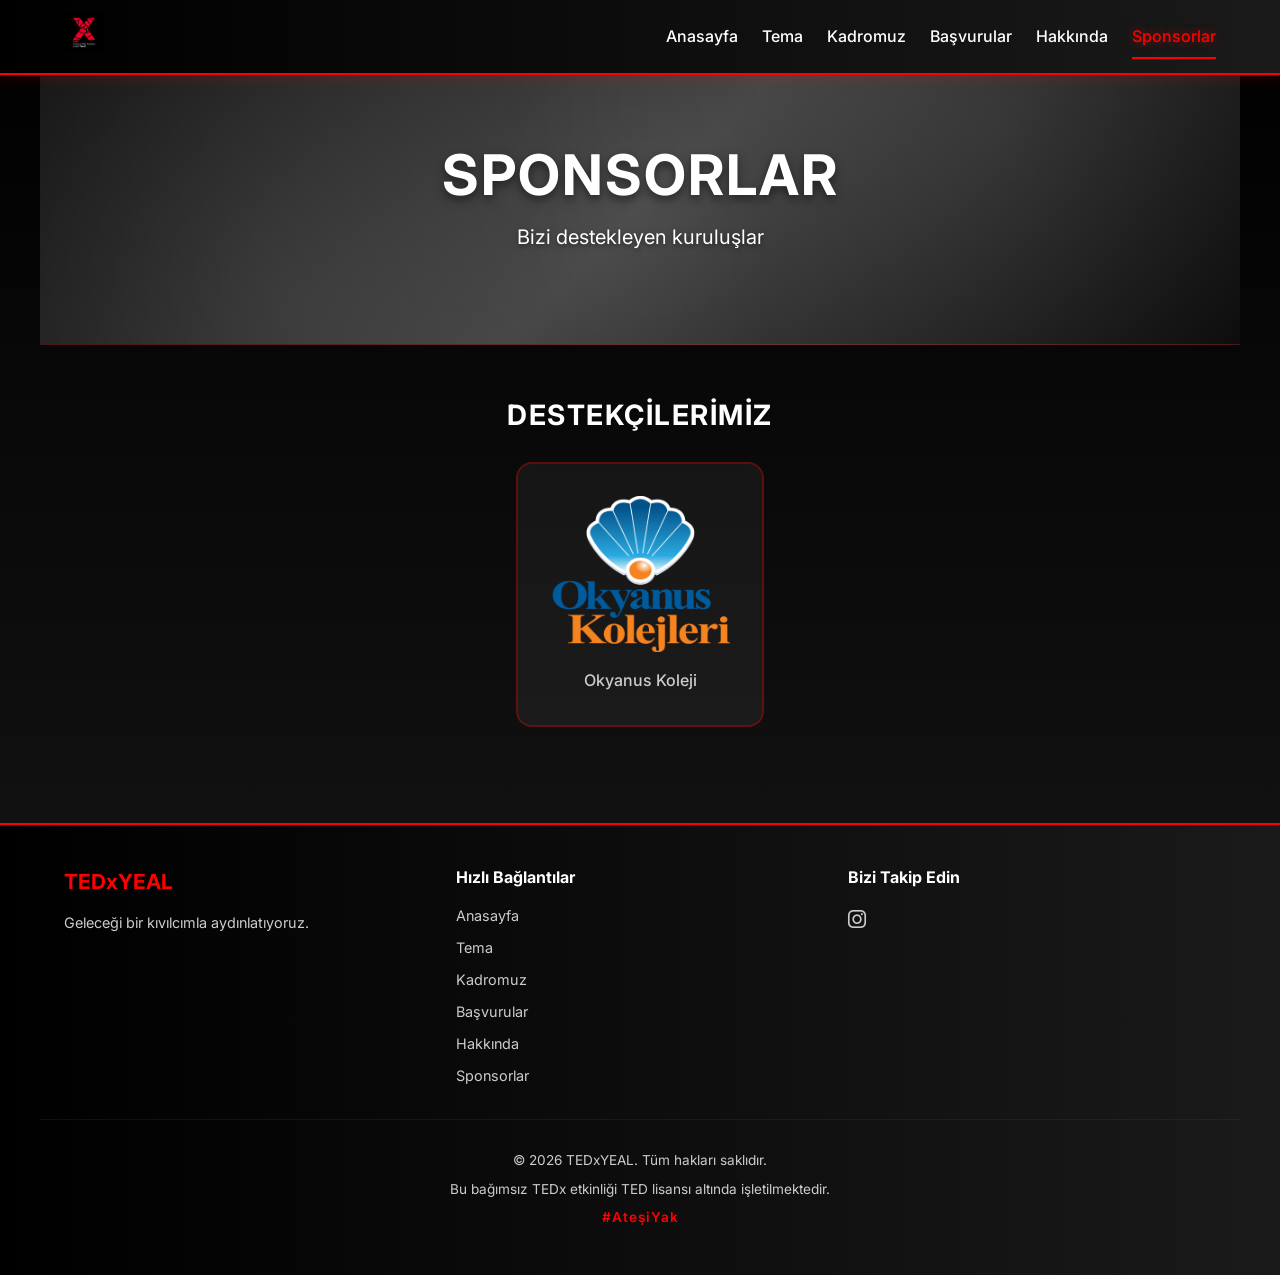
<file: sponsorlar.html>
<!DOCTYPE html>
<html lang="tr">
<head>
    <meta charset="UTF-8">
    <meta name="viewport" content="width=device-width, initial-scale=1.0">
    <title>TEDxYEAL - Sponsorlar</title>
    <link rel="icon" type="image/jpeg" href="assets/tedxlogo_kucuk.jpeg">
    <link rel="stylesheet" href="css/style.css">
    <link href="https://fonts.googleapis.com/css2?family=Inter:wght@300;400;500;600;700&display=swap" rel="stylesheet">
    <link rel="stylesheet" href="https://cdnjs.cloudflare.com/ajax/libs/font-awesome/6.4.0/css/all.min.css">
</head>
<body class="page-hidden">
    <header>
        <nav class="navbar">
            <div class="logo">
                <img src="assets/tedxlogo.jpeg" alt="TEDx Logo">
            </div>
            <ul class="menu">
                <li><a href="index.html">Anasayfa</a></li>
                <li><a href="tema.html">Tema</a></li>
                <li><a href="kadromuz.html">Kadromuz</a></li>
                <li><a href="basvurular.html">Başvurular</a></li>
                <li><a href="hakkinda.html">Hakkında</a></li>
                <li><a href="sponsorlar.html" class="active">Sponsorlar</a></li>
            </ul>
            <div class="hamburger">
                <span></span>
                <span></span>
                <span></span>
            </div>
        </nav>
    </header>

    <main>
        <section class="hero hero-sponsorlar">
            <div class="hero-content">
                <h1>Sponsorlar</h1>
                <p>Bizi destekleyen kuruluşlar</p>
            </div>
        </section>

        <section class="sponsor-grid-section">
            <h2>Destekçilerimiz</h2>
            <div class="sponsor-grid">
                <div class="sponsor-card">
                    <img src="assets/okyanus.png" alt="Okyanus Koleji" style="max-width: 180px;">
                    <p>Okyanus Koleji</p>
                </div>
            </div>
        </section>
    </main>

    <footer>
        <div class="footer-content">
            <div class="footer-section">
                <h3>TEDxYEAL</h3>
                <p>Geleceği bir kıvılcımla aydınlatıyoruz.</p>
            </div>
            <div class="footer-section">
                <h4>Hızlı Bağlantılar</h4>
                <ul>
                    <li><a href="index.html">Anasayfa</a></li>
                    <li><a href="tema.html">Tema</a></li>
                    <li><a href="kadromuz.html">Kadromuz</a></li>
                    <li><a href="basvurular.html">Başvurular</a></li>
                    <li><a href="hakkinda.html">Hakkında</a></li>
                    <li><a href="sponsorlar.html">Sponsorlar</a></li>
                </ul>
            </div>
            <div class="footer-section">
                <h4>Bizi Takip Edin</h4>
                <div class="social-links">
                    <a href="https://www.instagram.com/tedxyeal/" aria-label="Instagram"><i class="fab fa-instagram"></i></a>
                </div>
            </div>
        </div>
        <div class="footer-bottom">
            <p>&copy; 2026 TEDxYEAL. Tüm hakları saklıdır.</p>
            <p>Bu bağımsız TEDx etkinliği TED lisansı altında işletilmektedir.</p>
            <p>#AteşiYak</p>
        </div>
    </footer>

    <script src="js/script.js"></script>
</body>
</html>
</file>
<file: css/style.css>
* {
    margin: 0;
    padding: 0;
    box-sizing: border-box;
}

:root {
    --primary-color: #ff0000;
    --secondary-color: #1a1a1a;
    --text-color: #ffffff;
    --bg-color: #1a1a1a;
    --accent-color: #ff4444;
    --shadow: rgba(255, 0, 0, 0.2);
}

html {
    font-size: 16px;
    -webkit-text-size-adjust: 100%;
}

body {
    font-family: 'Inter', -apple-system, BlinkMacSystemFont, 'Segoe UI', Roboto, sans-serif;
    line-height: 1.6;
    color: var(--text-color);
    background-color: #000000;
    background: linear-gradient(180deg, #000000 0%, #1a1a1a 100%);
    overflow-x: hidden;
    opacity: 1;
    transition: opacity 0.35s ease-in-out;
    min-height: 100vh;
}

body.page-hidden {
    opacity: 0;
}

body.page-visible {
    opacity: 1;
}

/* ============================================
   HEADER & NAVIGATION
   ============================================ */

header {
    background: linear-gradient(90deg, #000000 0%, #1a1a1a 100%);
    box-shadow: 0 2px 15px rgba(255, 0, 0, 0.2);
    position: sticky;
    top: 0;
    z-index: 100;
    border-bottom: 2px solid #ff0000;
}

.navbar {
    display: flex;
    justify-content: space-between;
    align-items: center;
    padding: 0.75rem 1.5rem;
    max-width: 1200px;
    margin: 0 auto;
}

.logo {
    font-size: 1.25rem;
    font-weight: bold;
    color: var(--primary-color);
    z-index: 101;
    flex-shrink: 0;
}

.logo img {
    height: 40px;
    width: auto;
    object-fit: contain;
}

.menu {
    display: flex;
    list-style: none;
    gap: 1.5rem;
    transition: all 0.3s ease;
}

.menu a {
    text-decoration: none;
    color: var(--text-color);
    transition: all 0.3s ease;
    font-weight: 500;
    position: relative;
    padding: 0.5rem 0;
    white-space: nowrap;
}

.menu a:hover,
.menu a.active {
    color: var(--primary-color);
    text-shadow: 0 0 10px rgba(255, 0, 0, 0.5);
}

.menu a.active::after {
    content: '';
    position: absolute;
    bottom: -5px;
    left: 0;
    right: 0;
    height: 2px;
    background-color: var(--primary-color);
}

/* ============================================
   HAMBURGER MENU
   ============================================ */

.hamburger {
    display: none;
    flex-direction: column;
    cursor: pointer;
    gap: 5px;
    z-index: 101;
    padding: 5px;
}

.hamburger span {
    width: 25px;
    height: 3px;
    background-color: var(--text-color);
    transition: all 0.3s ease;
    border-radius: 2px;
}

.hamburger.active span:nth-child(1) {
    transform: rotate(45deg) translate(5px, 5px);
}

.hamburger.active span:nth-child(2) {
    opacity: 0;
}

.hamburger.active span:nth-child(3) {
    transform: rotate(-45deg) translate(7px, -6px);
}

/* ============================================
   MAIN CONTENT
   ============================================ */

main {
    max-width: 1200px;
    margin: 0 auto;
    padding: 0 1.25rem;
}

section {
    padding: 3rem 0;
    border-bottom: 1px solid rgba(255, 0, 0, 0.2);
}

section:last-child {
    border-bottom: none;
}

h2 {
    font-size: 1.75rem;
    margin-bottom: 1.5rem;
    text-align: center;
    color: var(--text-color);
    text-transform: uppercase;
    letter-spacing: 1.5px;
}

/* ============================================
   HERO SECTION
   ============================================ */

.hero {
    text-align: center;
    padding: 3rem 1rem;
    background: linear-gradient(135deg, #ff0000 0%, #cc0000 50%, #000000 100%);
    color: white;
    border-radius: 0;
    position: relative;
    overflow: hidden;
    min-height: 30vh;
    display: flex;
    align-items: center;
    margin: 0 -1.25rem;
    width: calc(100% + 2.5rem);
}

.hero::before {
    content: '';
    position: absolute;
    top: 0;
    left: 0;
    right: 0;
    bottom: 0;
    background: radial-gradient(circle at 20% 80%, rgba(255, 255, 255, 0.1) 0%, transparent 50%),
                radial-gradient(circle at 80% 20%, rgba(255, 255, 255, 0.1) 0%, transparent 50%);
    animation: float 6s ease-in-out infinite;
}

.hero::after {
    content: '';
    position: absolute;
    top: 0;
    left: 0;
    right: 0;
    bottom: 0;
    background: radial-gradient(circle at center, transparent 0%, rgba(0, 0, 0, 0.3) 100%);
    pointer-events: none;
}

@keyframes float {
    0%, 100% { transform: translateY(0px); }
    50% { transform: translateY(-15px); }
}

.hero-content {
    position: relative;
    z-index: 1;
    max-width: 800px;
    margin: 0 auto;
    padding: 0;
}

.hero-content h1 {
    font-size: clamp(2rem, 5vw, 3.5rem);
    margin-bottom: 0.75rem;
    font-weight: 700;
    text-transform: uppercase;
    letter-spacing: 2px;
    text-shadow: 0 4px 10px rgba(0, 0, 0, 0.5);
    line-height: 1.2;
}

.hero-content p {
    font-size: clamp(0.9rem, 2.5vw, 1.25rem);
    margin-bottom: 1.5rem;
    text-shadow: 0 2px 5px rgba(0, 0, 0, 0.5);
    animation: fadeInUp 1s ease-out 0.2s both;
}

@keyframes fadeInUp {
    from {
        opacity: 0;
        transform: translateY(20px);
    }
    to {
        opacity: 1;
        transform: translateY(0);
    }
}

/* ============================================
   HERO LOGO BADGE (Tema & Başvuru sayfaları)
   ============================================ */

.hero-logo-badge {
    display: inline-flex;
    align-items: center;
    gap: 0.5rem;
    padding: 0.6rem 1rem;
    background: rgba(0, 0, 0, 0.35);
    border: 1px solid rgba(255, 255, 255, 0.12);
    border-radius: 999px;
    backdrop-filter: blur(10px);
    margin-bottom: 1.25rem;
    flex-wrap: wrap;
    justify-content: center;
}

.hero-logo-badge img {
    height: 32px;
    width: auto;
    border-radius: 50%;
    box-shadow: 0 0 20px rgba(255, 0, 0, 0.25);
}

.hero-logo-badge span {
    color: #ffffff;
    font-weight: 600;
    letter-spacing: 1px;
    font-size: 0.9rem;
}

/* ============================================
   TEMA SAYFASI GÖRSEL HERO
   ============================================ */

/* Tema sayfası görsel hero alanı */
.hero-image-container {
    width: 100%;
    display: flex;
    justify-content: center;
    align-items: center;
    padding: 2rem 1rem;
    background-color: #000;
    background: radial-gradient(circle at center, #1a0a0a 0%, #000000 100%);
}

.hero-poster {
    max-width: 900px;        /* Masaüstünde maksimum genişlik sınırı */
    width: 100%;             /* Mobilde tam genişlik */
    height: auto;
    display: block;
    border-radius: 12px;
    box-shadow: 0 12px 40px rgba(255, 0, 0, 0.4);
    transition: transform 0.4s ease;
}

.hero-poster:hover {
    transform: scale(1.02);
}

/* Tablet */
@media (max-width: 768px) {
    .hero-image-container {
        padding: 1.5rem 0.75rem;
        margin: 0 -1rem;
        width: calc(100% + 2rem);
    }
    
    .hero-poster {
        max-width: 500px;
    }
}

/* Mobil */
@media (max-width: 480px) {
    .hero-image-container {
        padding: 1rem 0.5rem;
        margin: 0 -0.75rem;
        width: calc(100% + 1.5rem);
    }
    
    .hero-poster {
        max-width: 100%;
        border-radius: 8px;
    }
}

/* ============================================
   BAŞVURU TÜRÜ HERO RENKLERİ
   ============================================ */

.hero-application {
    background: linear-gradient(135deg, #ff0000 0%, #cc0000 50%, #000000 100%);
}

.hero-katilimci {
    background: linear-gradient(135deg, #b71c1c 0%, #e53935 50%, #1a0000 100%);
}

.hero-gozlemci {
    background: linear-gradient(135deg, #1a237e 0%, #3949ab 50%, #00001a 100%);
}

.hero-eglendirme {
    background: linear-gradient(135deg, #6a1b9a 0%, #ab47bc 50%, #1a0020 100%);
}

.hero-basin {
    background: linear-gradient(135deg, #004d40 0%, #00897b 50%, #001a14 100%);
}

.hero-katilimci h1,
.hero-gozlemci h1,
.hero-eglendirme h1,
.hero-basin h1 {
    color: #ffffff;
    text-shadow: 0 4px 15px rgba(0, 0, 0, 0.5);
}

.hero-katilimci p,
.hero-gozlemci p,
.hero-eglendirme p,
.hero-basin p {
    color: rgba(255, 255, 255, 0.9);
}

/* ============================================
   BUTTONS
   ============================================ */

.btn {
    background: linear-gradient(135deg, var(--primary-color) 0%, var(--accent-color) 100%);
    color: white;
    padding: 0.7rem 1.5rem;
    border: 2px solid var(--primary-color);
    border-radius: 50px;
    font-size: 0.95rem;
    cursor: pointer;
    transition: all 0.3s ease;
    font-weight: 600;
    text-transform: uppercase;
    letter-spacing: 1px;
    display: inline-block;
    text-decoration: none;
    position: relative;
    overflow: hidden;
    box-shadow: 0 4px 15px rgba(255, 0, 0, 0.3);
    -webkit-tap-highlight-color: transparent;
    touch-action: manipulation;
}

.btn::before {
    content: '';
    position: absolute;
    top: 0;
    left: -100%;
    width: 100%;
    height: 100%;
    background: linear-gradient(90deg, transparent, rgba(255, 255, 255, 0.2), transparent);
    transition: left 0.5s;
}

.btn:hover::before {
    left: 100%;
}

.btn:hover {
    background: linear-gradient(135deg, var(--accent-color) 0%, var(--primary-color) 100%);
    box-shadow: 0 6px 20px rgba(255, 0, 0, 0.4);
    transform: translateY(-2px);
}

.btn:active {
    transform: translateY(0);
}

.btn-large {
    padding: 0.85rem 2rem;
    font-size: 1rem;
}

/* ============================================
   GOOGLE FORM BUTONU
   ============================================ */

.google-form-btn {
    font-size: 1rem;
    padding: 0.85rem 1.75rem;
    display: inline-flex;
    align-items: center;
    gap: 0.5rem;
    white-space: nowrap;
}

.google-form-btn i {
    font-size: 0.9rem;
}

/* ============================================
   CARDS (Feature, Service, Meaning, Info)
   ============================================ */

.service-grid,
.feature-grid,
.meaning-grid {
    display: grid;
    grid-template-columns: repeat(auto-fit, minmax(250px, 1fr));
    gap: 1.25rem;
}

.service-card,
.feature-card,
.meaning-card {
    padding: 1.5rem;
    background: linear-gradient(135deg, #1a1a1a 0%, #2a2a2a 100%);
    border: 2px solid rgba(255, 0, 0, 0.3);
    border-radius: 0.75rem;
    text-align: center;
    transition: all 0.4s ease;
    color: var(--text-color);
    position: relative;
    overflow: hidden;
    cursor: pointer;
}

.service-card::before,
.feature-card::before,
.meaning-card::before {
    content: '';
    position: absolute;
    top: 0;
    left: -100%;
    width: 100%;
    height: 100%;
    background: linear-gradient(90deg, transparent, rgba(255, 0, 0, 0.1), transparent);
    transition: left 0.5s;
}

.service-card:hover::before,
.feature-card:hover::before,
.meaning-card:hover::before {
    left: 100%;
}

.service-card:hover,
.feature-card:hover,
.meaning-card:hover {
    transform: translateY(-8px) scale(1.02);
    box-shadow: 0 15px 35px rgba(255, 0, 0, 0.3);
    border-color: var(--primary-color);
}

.service-card h3,
.feature-card h3,
.meaning-card h3 {
    margin-bottom: 0.75rem;
    color: var(--primary-color);
    text-transform: uppercase;
    letter-spacing: 1px;
    font-size: 1.1rem;
}

.service-card p,
.feature-card p,
.meaning-card p {
    color: #cccccc;
    line-height: 1.6;
    font-size: 0.95rem;
}

/* ============================================
   INFO GRID (Başvuru detay sayfaları)
   ============================================ */

.info-grid {
    display: grid;
    grid-template-columns: repeat(auto-fit, minmax(240px, 1fr));
    gap: 1.25rem;
}

.info-card {
    padding: 1.5rem;
    background: linear-gradient(135deg, #1a1a1a 0%, #2a2a2a 100%);
    border: 2px solid rgba(255, 0, 0, 0.3);
    border-radius: 0.75rem;
    text-align: center;
    transition: all 0.3s;
}

.info-card:hover {
    transform: translateY(-5px);
    box-shadow: 0 10px 30px rgba(255, 0, 0, 0.3);
    border-color: var(--primary-color);
}

.info-card h3 {
    margin-bottom: 0.75rem;
    color: var(--primary-color);
    font-size: 1.1rem;
}

.info-card p {
    color: #cccccc;
    font-size: 0.95rem;
}

/* ============================================
   BAŞVURU HUB SAYFASI
   ============================================ */

.basvuru-hub {
    text-align: center;
}

.basvuru-hub-desc {
    color: #cccccc;
    font-size: 1rem;
    margin-bottom: 2rem;
    max-width: 550px;
    margin-left: auto;
    margin-right: auto;
    padding: 0 0.5rem;
}

.basvuru-hub-grid {
    display: grid;
    grid-template-columns: repeat(auto-fit, minmax(220px, 1fr));
    gap: 1.25rem;
    margin-bottom: 2rem;
}

.basvuru-hub-card {
    display: flex;
    flex-direction: column;
    align-items: center;
    text-align: center;
    padding: 2rem 1.25rem;
    background: linear-gradient(135deg, #1a1a1a 0%, #2a2a2a 100%);
    border: 2px solid rgba(255, 0, 0, 0.3);
    border-radius: 1rem;
    text-decoration: none;
    color: var(--text-color);
    transition: all 0.4s ease;
    position: relative;
    overflow: hidden;
    cursor: pointer;
}

.basvuru-hub-card::before {
    content: '';
    position: absolute;
    top: 0;
    left: -100%;
    width: 100%;
    height: 100%;
    background: linear-gradient(90deg, transparent, rgba(255, 0, 0, 0.08), transparent);
    transition: left 0.5s ease;
}

.basvuru-hub-card:hover::before {
    left: 100%;
}

.basvuru-hub-card:hover {
    transform: translateY(-8px) scale(1.02);
    box-shadow: 0 15px 35px rgba(255, 0, 0, 0.35);
    border-color: var(--primary-color);
}

.basvuru-card-icon {
    font-size: 2.5rem;
    margin-bottom: 0.75rem;
    transition: transform 0.4s ease;
}

.basvuru-hub-card:hover .basvuru-card-icon {
    transform: scale(1.15);
}

.basvuru-hub-card h3 {
    color: var(--primary-color);
    font-size: 1.15rem;
    text-transform: uppercase;
    letter-spacing: 1px;
    margin-bottom: 0.5rem;
}

.basvuru-hub-card p {
    color: #cccccc;
    font-size: 0.9rem;
    line-height: 1.5;
    margin-bottom: 1.25rem;
    flex-grow: 1;
}

.basvuru-card-arrow {
    display: inline-flex;
    align-items: center;
    gap: 0.4rem;
    color: var(--primary-color);
    font-weight: 600;
    font-size: 0.85rem;
    text-transform: uppercase;
    letter-spacing: 1px;
    transition: gap 0.3s ease;
    margin-top: auto;
}

.basvuru-hub-card:hover .basvuru-card-arrow {
    gap: 0.7rem;
}

.basvuru-card-arrow i {
    transition: transform 0.3s ease;
}

.basvuru-hub-card:hover .basvuru-card-arrow i {
    transform: translateX(4px);
}

/* ============================================
   BAŞVURU DETAY SAYFASI
   ============================================ */

.basvuru-detay {
    max-width: 850px;
    margin: 0 auto;
    padding: 3rem 1rem !important;
}

.basvuru-detay-content h2 {
    text-align: center;
    margin-bottom: 1.25rem;
}

.basvuru-detay-content > p {
    font-size: 1rem;
    line-height: 1.7;
    color: #cccccc;
    text-align: center;
    max-width: 650px;
    margin: 0 auto 2.5rem;
}

.basvuru-info-grid {
    display: grid;
    grid-template-columns: repeat(auto-fit, minmax(220px, 1fr));
    gap: 1.25rem;
    margin-bottom: 2.5rem;
}

.basvuru-btn-wrapper {
    text-align: center;
    padding: 1.5rem;
    background: linear-gradient(135deg, rgba(255, 0, 0, 0.1) 0%, rgba(255, 0, 0, 0.03) 100%);
    border-radius: 1rem;
    border: 1px solid rgba(255, 0, 0, 0.2);
}

.basvuru-note {
    color: #888888;
    font-size: 0.85rem;
    margin-top: 0.75rem;
}

/* ============================================
   FORMLAR
   ============================================ */

.contact form {
    max-width: 550px;
    margin: 1.5rem auto;
    display: flex;
    flex-direction: column;
    gap: 0.75rem;
}

.contact input,
.contact textarea {
    padding: 0.7rem;
    border: 2px solid #333333;
    border-radius: 0.25rem;
    font-family: inherit;
    font-size: 0.95rem;
    background-color: #1a1a1a;
    color: var(--text-color);
    transition: all 0.3s;
    width: 100%;
}

.contact input::placeholder,
.contact textarea::placeholder {
    color: #666666;
}

.contact input:focus,
.contact textarea:focus {
    outline: none;
    border-color: var(--primary-color);
    box-shadow: 0 0 15px rgba(255, 0, 0, 0.3);
    background-color: #222222;
}

.application-form {
    max-width: 650px;
    margin: 0 auto;
}

.form-container {
    display: flex;
    flex-direction: column;
    gap: 1.25rem;
    background: linear-gradient(135deg, #1a1a1a 0%, #2a2a2a 100%);
    padding: 1.75rem;
    border: 2px solid rgba(255, 0, 0, 0.2);
    border-radius: 0.5rem;
}

.form-group {
    display: flex;
    flex-direction: column;
}

.form-group label {
    margin-bottom: 0.4rem;
    font-weight: 600;
    color: var(--text-color);
    text-transform: uppercase;
    font-size: 0.8rem;
    letter-spacing: 0.5px;
}

.form-group input,
.form-group textarea {
    padding: 0.7rem;
    border: 2px solid rgba(255, 0, 0, 0.3);
    border-radius: 0.25rem;
    font-family: inherit;
    font-size: 0.95rem;
    background-color: #0a0a0a;
    color: var(--text-color);
    transition: all 0.3s;
    width: 100%;
}

.form-group input::placeholder,
.form-group textarea::placeholder {
    color: #666666;
}

.form-group input:focus,
.form-group textarea:focus {
    outline: none;
    border-color: var(--primary-color);
    box-shadow: 0 0 15px rgba(255, 0, 0, 0.3);
    background-color: #1a1a1a;
}

.form-group.checkbox {
    flex-direction: row;
    align-items: flex-start;
    gap: 0.6rem;
}

.form-group.checkbox input {
    margin-top: 0.2rem;
    width: 18px;
    height: 18px;
    cursor: pointer;
    flex-shrink: 0;
}

.form-group.checkbox label {
    margin-bottom: 0;
    text-transform: none;
    font-size: 0.85rem;
    flex: 1;
}

/* ============================================
   TIMELINE
   ============================================ */

.timeline {
    display: flex;
    flex-direction: column;
    gap: 1.5rem;
    max-width: 500px;
    margin: 0 auto;
    position: relative;
    padding: 1.5rem 0;
}

.timeline-item {
    display: flex;
    gap: 1.25rem;
    position: relative;
}

.timeline-marker {
    width: 24px;
    height: 24px;
    background-color: var(--primary-color);
    border-radius: 50%;
    flex-shrink: 0;
    box-shadow: 0 0 15px rgba(255, 0, 0, 0.5);
}

.timeline-item:not(:last-child) .timeline-marker::after {
    content: '';
    position: absolute;
    left: 11.5px;
    top: 24px;
    width: 2px;
    height: calc(100% + 0.5rem);
    background-color: rgba(255, 0, 0, 0.3);
}

.timeline-content h3 {
    color: var(--primary-color);
    margin-bottom: 0.3rem;
    text-transform: uppercase;
    font-size: 0.9rem;
}

.timeline-content p {
    color: #cccccc;
    font-size: 0.9rem;
}

/* ============================================
   CTA SECTION
   ============================================ */

.cta {
    background: linear-gradient(135deg, rgba(255, 0, 0, 0.1) 0%, rgba(255, 0, 0, 0.05) 100%);
    padding: 2.5rem 1rem !important;
    text-align: center;
}

.cta h2 {
    margin-bottom: 0.75rem;
}

.cta p {
    font-size: 1rem;
    margin-bottom: 1.5rem;
    color: #cccccc;
}

/* ============================================
   THEME CONTENT
   ============================================ */

.theme-content {
    max-width: 800px;
    margin: 0 auto;
    padding: 3rem 1rem !important;
}

.theme-text p {
    font-size: 1rem;
    line-height: 1.8;
    margin-bottom: 1.5rem;
    color: #cccccc;
    text-align: justify;
    border-left: 3px solid var(--primary-color);
    padding-left: 1rem;
}

.theme-text .theme-conclusion {
    font-style: italic;
    color: var(--primary-color);
    font-size: 1.05rem;
    margin-top: 2rem;
    padding: 1.25rem;
    background: rgba(255, 0, 0, 0.1);
    border-radius: 0.5rem;
}

.theme-meaning {
    background: rgba(255, 0, 0, 0.05);
}

.theme-call {
    background: linear-gradient(135deg, rgba(255, 0, 0, 0.12) 0%, rgba(255, 0, 0, 0.04) 100%);
    padding: 2.5rem 1.25rem;
    text-align: center;
    border-radius: 1rem;
    margin: 2rem 0;
    box-shadow: 0 15px 45px rgba(0, 0, 0, 0.18);
}

.theme-call h2 {
    font-size: 2rem;
    margin-bottom: 0.75rem;
    color: #ffffff;
    letter-spacing: 2px;
}

.theme-call p {
    font-size: 1rem;
    color: #f1f1f1;
    margin-bottom: 1.5rem;
    max-width: 600px;
    margin-left: auto;
    margin-right: auto;
}

/* ============================================
   ABOUT SECTION
   ============================================ */

.about-tedx,
.about-content {
    max-width: 700px;
    margin: 0 auto;
}

.about-content p {
    font-size: 1rem;
    line-height: 1.7;
    margin-bottom: 1.25rem;
    color: #cccccc;
}

/* ============================================
   FOOTER
   ============================================ */

footer {
    background: linear-gradient(90deg, #000000 0%, #1a1a1a 100%);
    color: white;
    margin-top: 3rem;
    border-top: 2px solid #ff0000;
    padding: 2.5rem 0 1rem;
}

.footer-content {
    max-width: 1200px;
    margin: 0 auto;
    padding: 0 1.5rem;
    display: grid;
    grid-template-columns: repeat(auto-fit, minmax(200px, 1fr));
    gap: 1.5rem;
    margin-bottom: 1.5rem;
}

.footer-section h3 {
    color: var(--primary-color);
    margin-bottom: 0.75rem;
    font-size: 1.3rem;
}

.footer-section h4 {
    color: var(--text-color);
    margin-bottom: 0.75rem;
    font-size: 1rem;
}

.footer-section p {
    color: #cccccc;
    line-height: 1.6;
    font-size: 0.9rem;
}

.footer-section ul {
    list-style: none;
}

.footer-section ul li {
    margin-bottom: 0.4rem;
}

.footer-section ul a {
    color: #cccccc;
    text-decoration: none;
    transition: color 0.3s;
    font-size: 0.9rem;
}

.footer-section ul a:hover {
    color: var(--primary-color);
}

.social-links {
    display: flex;
    gap: 0.75rem;
    margin-top: 0.75rem;
}

.social-links a {
    color: #cccccc;
    font-size: 1.3rem;
    transition: all 0.3s;
    text-decoration: none;
}

.social-links a:hover {
    color: var(--primary-color);
    transform: scale(1.2);
}

.footer-bottom {
    text-align: center;
    padding-top: 1.5rem;
    border-top: 1px solid rgba(255, 0, 0, 0.2);
    max-width: 1200px;
    margin: 0 auto;
    padding: 1.5rem;
}

.footer-bottom p {
    margin: 0.4rem 0;
    color: #cccccc;
    font-size: 0.85rem;
}

.footer-bottom p:last-child {
    color: var(--primary-color);
    font-weight: 600;
    letter-spacing: 1px;
}

/* ============================================
   MOBILE RESPONSIVE - TABLET (max-width: 1024px)
   ============================================ */

@media (max-width: 1024px) {
    .navbar {
        padding: 0.6rem 1.25rem;
    }
    
    .menu {
        gap: 1rem;
    }
    
    .hero {
        min-height: 28vh;
        padding: 2.5rem 1rem;
    }
    
    .hero-content h1 {
        font-size: clamp(1.8rem, 4.5vw, 3rem);
    }
}

/* ============================================
   MOBILE RESPONSIVE - TABLET / BÜYÜK TELEFON (max-width: 768px)
   ============================================ */

@media (max-width: 768px) {
    /* Header */
    .navbar {
        padding: 0.5rem 1rem;
    }
    
    .logo img {
        height: 35px;
    }
    
    /* Hamburger */
    .hamburger {
        display: flex;
    }

    .menu {
        position: fixed;
        top: 0;
        left: -100%;
        width: 100%;
        height: 100vh;
        background: rgba(0, 0, 0, 0.97);
        backdrop-filter: blur(10px);
        -webkit-backdrop-filter: blur(10px);
        flex-direction: column;
        justify-content: center;
        align-items: center;
        gap: 1.5rem;
        transition: left 0.3s ease;
        z-index: 100;
    }

    .menu.active {
        left: 0;
    }

    .menu li {
        margin: 0;
    }

    .menu a {
        font-size: 1.4rem;
        padding: 0.75rem 1rem;
    }
    
    .menu a.active::after {
        bottom: 0;
    }

    /* Main */
    main {
        padding: 0 1rem;
    }

    section {
        padding: 2rem 0;
    }

    h2 {
        font-size: 1.4rem;
        letter-spacing: 1px;
    }

    /* Hero */
    .hero {
        min-height: 25vh;
        padding: 2rem 0.75rem;
        margin: 0 -1rem;
        width: calc(100% + 2rem);
    }

    .hero-content h1 {
        font-size: clamp(1.5rem, 6vw, 2.2rem);
        letter-spacing: 1.5px;
    }

    .hero-content p {
        font-size: 0.9rem;
        margin-bottom: 1.25rem;
    }
    
    .hero-logo-badge {
        padding: 0.5rem 0.75rem;
        gap: 0.4rem;
    }
    
    .hero-logo-badge img {
        height: 28px;
    }
    
    .hero-logo-badge span {
        font-size: 0.8rem;
    }
    
    /* Tema görsel hero */
    .hero-image-container {
        margin: 0 -1rem;
        width: calc(100% + 2rem);
        padding: 1rem 0.5rem;
    }

    /* Grids */
    .service-grid,
    .feature-grid,
    .meaning-grid {
        grid-template-columns: 1fr;
        gap: 1rem;
    }
    
    .info-grid,
    .basvuru-info-grid {
        grid-template-columns: 1fr;
        gap: 1rem;
    }

    .basvuru-hub-grid {
        grid-template-columns: 1fr;
        gap: 1rem;
    }

    /* Cards */
    .service-card,
    .feature-card,
    .meaning-card,
    .info-card {
        padding: 1.25rem;
    }
    
    .basvuru-hub-card {
        padding: 1.5rem 1rem;
    }
    
    .basvuru-card-icon {
        font-size: 2rem;
    }
    
    /* Buttons */
    .btn {
        padding: 0.65rem 1.25rem;
        font-size: 0.9rem;
    }
    
    .btn-large {
        padding: 0.75rem 1.75rem;
        font-size: 0.95rem;
    }
    
    .google-form-btn {
        font-size: 0.9rem;
        padding: 0.75rem 1.5rem;
        width: 100%;
        justify-content: center;
    }

    /* Forms */
    .form-container {
        padding: 1.25rem;
    }

    .form-group input,
    .form-group textarea {
        font-size: 16px; /* iOS zoom engelleme */
    }
    
    /* Timeline */
    .timeline {
        padding: 1rem 0;
        gap: 1.25rem;
    }

    .timeline-item {
        gap: 1rem;
    }
    
    .timeline-marker {
        width: 20px;
        height: 20px;
    }
    
    .timeline-item:not(:last-child) .timeline-marker::after {
        left: 9.5px;
        top: 20px;
    }
    
    .timeline-content h3 {
        font-size: 0.85rem;
    }
    
    .timeline-content p {
        font-size: 0.8rem;
    }

    /* Theme */
    .theme-content {
        padding: 2rem 0.5rem !important;
    }
    
    .theme-text p {
        font-size: 0.95rem;
        line-height: 1.7;
        padding-left: 0.75rem;
    }
    
    .theme-text .theme-conclusion {
        font-size: 0.95rem;
        padding: 1rem;
    }
    
    .theme-call {
        padding: 1.75rem 1rem;
    }
    
    .theme-call h2 {
        font-size: 1.5rem;
    }
    
    .theme-call p {
        font-size: 0.9rem;
    }
    
    /* Başvuru detay */
    .basvuru-detay {
        padding: 2rem 0.5rem !important;
    }
    
    .basvuru-detay-content > p {
        font-size: 0.95rem;
        text-align: justify;
        margin-bottom: 2rem;
    }
    
    .basvuru-btn-wrapper {
        padding: 1.25rem 1rem;
    }
    
    .basvuru-note {
        font-size: 0.8rem;
    }

    /* CTA */
    .cta {
        padding: 2rem 1rem !important;
    }

    /* Footer */
    .footer-content {
        grid-template-columns: 1fr;
        gap: 1.25rem;
        text-align: center;
        padding: 0 1rem;
    }
    
    .footer-section h3 {
        font-size: 1.2rem;
    }
    
    .footer-section h4 {
        font-size: 0.95rem;
    }
    
    .social-links {
        justify-content: center;
    }
    
    .footer-bottom {
        padding: 1.25rem 1rem;
    }
}

/* ============================================
   MOBILE RESPONSIVE - KÜÇÜK TELEFON (max-width: 480px)
   ============================================ */

@media (max-width: 480px) {
    html {
        font-size: 15px;
    }
    
    .navbar {
        padding: 0.5rem 0.75rem;
    }
    
    .logo img {
        height: 30px;
    }
    
    .menu a {
        font-size: 1.25rem;
    }
    
    main {
        padding: 0 0.75rem;
    }
    
    section {
        padding: 1.75rem 0;
    }
    
    h2 {
        font-size: 1.3rem;
    }
    
    .hero {
        min-height: 22vh;
        padding: 1.75rem 0.5rem;
        margin: 0 -0.75rem;
        width: calc(100% + 1.5rem);
    }
    
    .hero-content h1 {
        font-size: clamp(1.3rem, 7vw, 1.8rem);
        letter-spacing: 1px;
    }
    
    .hero-content p {
        font-size: 0.85rem;
    }
    
    .hero-image-container {
        padding: 0.75rem 0.25rem;
        margin: 0 -0.75rem;
        width: calc(100% + 1.5rem);
    }
    
    .hero-poster {
        border-radius: 8px;
    }
    
    .btn {
        padding: 0.6rem 1.1rem;
        font-size: 0.85rem;
    }
    
    .btn-large {
        padding: 0.7rem 1.5rem;
        font-size: 0.9rem;
    }
    
    .google-form-btn {
        font-size: 0.85rem;
        padding: 0.7rem 1.25rem;
    }
    
    .service-card,
    .feature-card,
    .meaning-card,
    .info-card {
        padding: 1.1rem;
    }
    
    .service-card h3,
    .feature-card h3,
    .meaning-card h3,
    .info-card h3 {
        font-size: 1rem;
    }
    
    .service-card p,
    .feature-card p,
    .meaning-card p,
    .info-card p {
        font-size: 0.85rem;
    }
    
    .basvuru-hub-card {
        padding: 1.25rem 1rem;
    }
    
    .basvuru-card-icon {
        font-size: 1.75rem;
    }
    
    .basvuru-hub-card h3 {
        font-size: 1rem;
    }
    
    .basvuru-hub-card p {
        font-size: 0.85rem;
    }
    
    .basvuru-hub-desc {
        font-size: 0.9rem;
    }
    
    .basvuru-card-arrow {
        font-size: 0.8rem;
    }
    
    .form-container {
        padding: 1rem;
        gap: 1rem;
    }
    
    .form-group label {
        font-size: 0.75rem;
    }
    
    .form-group.checkbox label {
        font-size: 0.8rem;
    }
    
    .theme-text p {
        font-size: 0.9rem;
        line-height: 1.6;
    }
    
    .theme-conclusion {
        font-size: 0.9rem !important;
    }
    
    .theme-call h2 {
        font-size: 1.3rem;
    }
    
    .timeline-item {
        gap: 0.75rem;
    }
    
    .timeline-content h3 {
        font-size: 0.8rem;
    }
    
    .timeline-content p {
        font-size: 0.75rem;
    }
    
    .footer-bottom p {
        font-size: 0.8rem;
    }
}

/* ============================================
   MOBILE RESPONSIVE - ÇOK KÜÇÜK EKRAN (max-width: 360px)
   ============================================ */

@media (max-width: 360px) {
    .hero-content h1 {
        font-size: 1.2rem;
    }
    
    .hero-content p {
        font-size: 0.8rem;
    }
    
    .hero-logo-badge span {
        font-size: 0.75rem;
    }
    
    .btn {
        padding: 0.55rem 1rem;
        font-size: 0.8rem;
    }
    
    .btn-large {
        padding: 0.65rem 1.25rem;
        font-size: 0.85rem;
    }
    
    .basvuru-card-icon {
        font-size: 1.5rem;
    }
}

/* ============================================
   DOKUNMATİK CİHAZ İYİLEŞTİRMELERİ
   ============================================ */

@media (hover: none) and (pointer: coarse) {
    /* Dokunmatik cihazlarda hover efektlerini yumuşat */
    .service-card:hover,
    .feature-card:hover,
    .meaning-card:hover,
    .info-card:hover,
    .basvuru-hub-card:hover {
        transform: none;
        box-shadow: none;
    }
    
    .service-card:active,
    .feature-card:active,
    .meaning-card:active,
    .info-card:active,
    .basvuru-hub-card:active {
        transform: scale(0.98);
        box-shadow: 0 8px 25px rgba(255, 0, 0, 0.3);
    }
    
    .btn:active {
        transform: scale(0.96);
    }
    
    /* Link ve butonlar için minimum dokunma alanı */
    .menu a,
    .btn,
    .basvuru-hub-card,
    .social-links a {
        min-height: 44px;
        display: flex;
        align-items: center;
        justify-content: center;
    }
    
    .menu a {
        min-height: 48px;
    }
}
/* ============================================
   KADROMUZ SAYFASI
   ============================================ */

.hero-kadromuz {
    background: linear-gradient(135deg, #1a1a1a 0%, #333333 50%, #0a0a0a 100%);
}

.hero-kadromuz h1 {
    color: #ffffff;
    text-shadow: 0 4px 15px rgba(255, 0, 0, 0.5);
}

.hero-kadromuz p {
    color: rgba(255, 255, 255, 0.9);
}

.kadro-grid-section {
    padding: 3rem 1rem;
}

.kadro-grid-section h2 {
    margin-bottom: 2rem;
}

.kadro-grid {
    display: grid;
    grid-template-columns: repeat(auto-fit, minmax(280px, 1fr));
    gap: 1.5rem;
    max-width: 1100px;
    margin: 0 auto;
}

.kadro-card {
    background: linear-gradient(135deg, #1a1a1a 0%, #252525 100%);
    border: 2px solid rgba(255, 0, 0, 0.3);
    border-radius: 1rem;
    overflow: hidden;
    transition: all 0.4s ease;
    display: flex;
    justify-content: center;
    align-items: center;
    padding: 0.5rem;
}

.kadro-card:hover {
    transform: translateY(-8px);
    box-shadow: 0 15px 35px rgba(255, 0, 0, 0.4);
    border-color: var(--primary-color);
}

.kadro-card img {
    width: 100%;
    height: auto;
    display: block;
    border-radius: 0.5rem;
}

/* Responsive */
@media (max-width: 768px) {
    .kadro-grid {
        grid-template-columns: repeat(auto-fit, minmax(220px, 1fr));
        gap: 1rem;
    }
}

@media (max-width: 480px) {
    .kadro-grid {
        grid-template-columns: 1fr 1fr;
        gap: 0.75rem;
    }
    
    .kadro-card {
        border-radius: 0.75rem;
    }
}

@media (max-width: 360px) {
    .kadro-grid {
        grid-template-columns: 1fr;
    }
}
/* ============================================
   GERİ SAYIM SAYACI
   ============================================ */

.countdown-section {
    text-align: center;
    padding: 2.5rem 1rem;
    background: linear-gradient(135deg, rgba(255, 0, 0, 0.08) 0%, rgba(0, 0, 0, 0.2) 100%);
    border-bottom: 1px solid rgba(255, 0, 0, 0.2);
}

.countdown-section h2 {
    color: var(--text-color);
    margin-bottom: 1.5rem;
    font-size: 1.4rem;
    letter-spacing: 1px;
}

.countdown {
    display: flex;
    justify-content: center;
    gap: 1.5rem;
    flex-wrap: wrap;
}

.countdown-item {
    background: rgba(255, 0, 0, 0.1);
    border: 2px solid rgba(255, 0, 0, 0.4);
    border-radius: 1rem;
    padding: 1.25rem 1.5rem;
    min-width: 90px;
    display: flex;
    flex-direction: column;
    align-items: center;
    transition: all 0.3s ease;
}

.countdown-item:hover {
    background: rgba(255, 0, 0, 0.2);
    border-color: var(--primary-color);
    transform: scale(1.05);
}

.countdown-number {
    font-size: 2.5rem;
    font-weight: 700;
    color: var(--primary-color);
    text-shadow: 0 0 15px rgba(255, 0, 0, 0.6);
    line-height: 1;
    margin-bottom: 0.4rem;
}

.countdown-label {
    font-size: 0.9rem;
    color: #cccccc;
    text-transform: uppercase;
    letter-spacing: 1px;
}

@media (max-width: 768px) {
    .countdown-section h2 {
        font-size: 1.2rem;
    }
    
    .countdown {
        gap: 1rem;
    }
    
    .countdown-item {
        padding: 1rem 1.25rem;
        min-width: 75px;
    }
    
    .countdown-number {
        font-size: 2rem;
    }
    
    .countdown-label {
        font-size: 0.8rem;
    }
}

@media (max-width: 480px) {
    .countdown-item {
        padding: 0.85rem 1rem;
        min-width: 65px;
    }
    
    .countdown-number {
        font-size: 1.7rem;
    }
    
    .countdown-label {
        font-size: 0.7rem;
    }
}

/* Hakkında sayfası hero */
.hero-hakkinda {
    background: linear-gradient(135deg, #1a1a1a 0%, #333333 50%, #0a0a0a 100%);
}

/* Sponsorlar sayfası hero */
.hero-sponsorlar {
    background: linear-gradient(135deg, #1a1a1a 0%, #444444 50%, #0a0a0a 100%);
}

/* Sponsor grid */
.sponsor-grid-section {
    padding: 3rem 1rem;
    text-align: center;
}

.sponsor-grid {
    display: flex;
    justify-content: center;
    gap: 2rem;
    flex-wrap: wrap;
}

.sponsor-card {
    background: rgba(255, 255, 255, 0.05);
    border: 2px solid rgba(255, 0, 0, 0.3);
    border-radius: 1rem;
    padding: 2rem;
    transition: all 0.3s ease;
}

.sponsor-card:hover {
    transform: translateY(-5px);
    box-shadow: 0 10px 30px rgba(255, 0, 0, 0.3);
    border-color: var(--primary-color);
}

.sponsor-card img {
    max-width: 150px;
    height: auto;
    margin-bottom: 0.5rem;
}

.sponsor-card p {
    color: #cccccc;
    font-weight: 500;
}

.about-content .btn {
    display: table;
    margin: 1.5rem auto 0;
}
</file>
